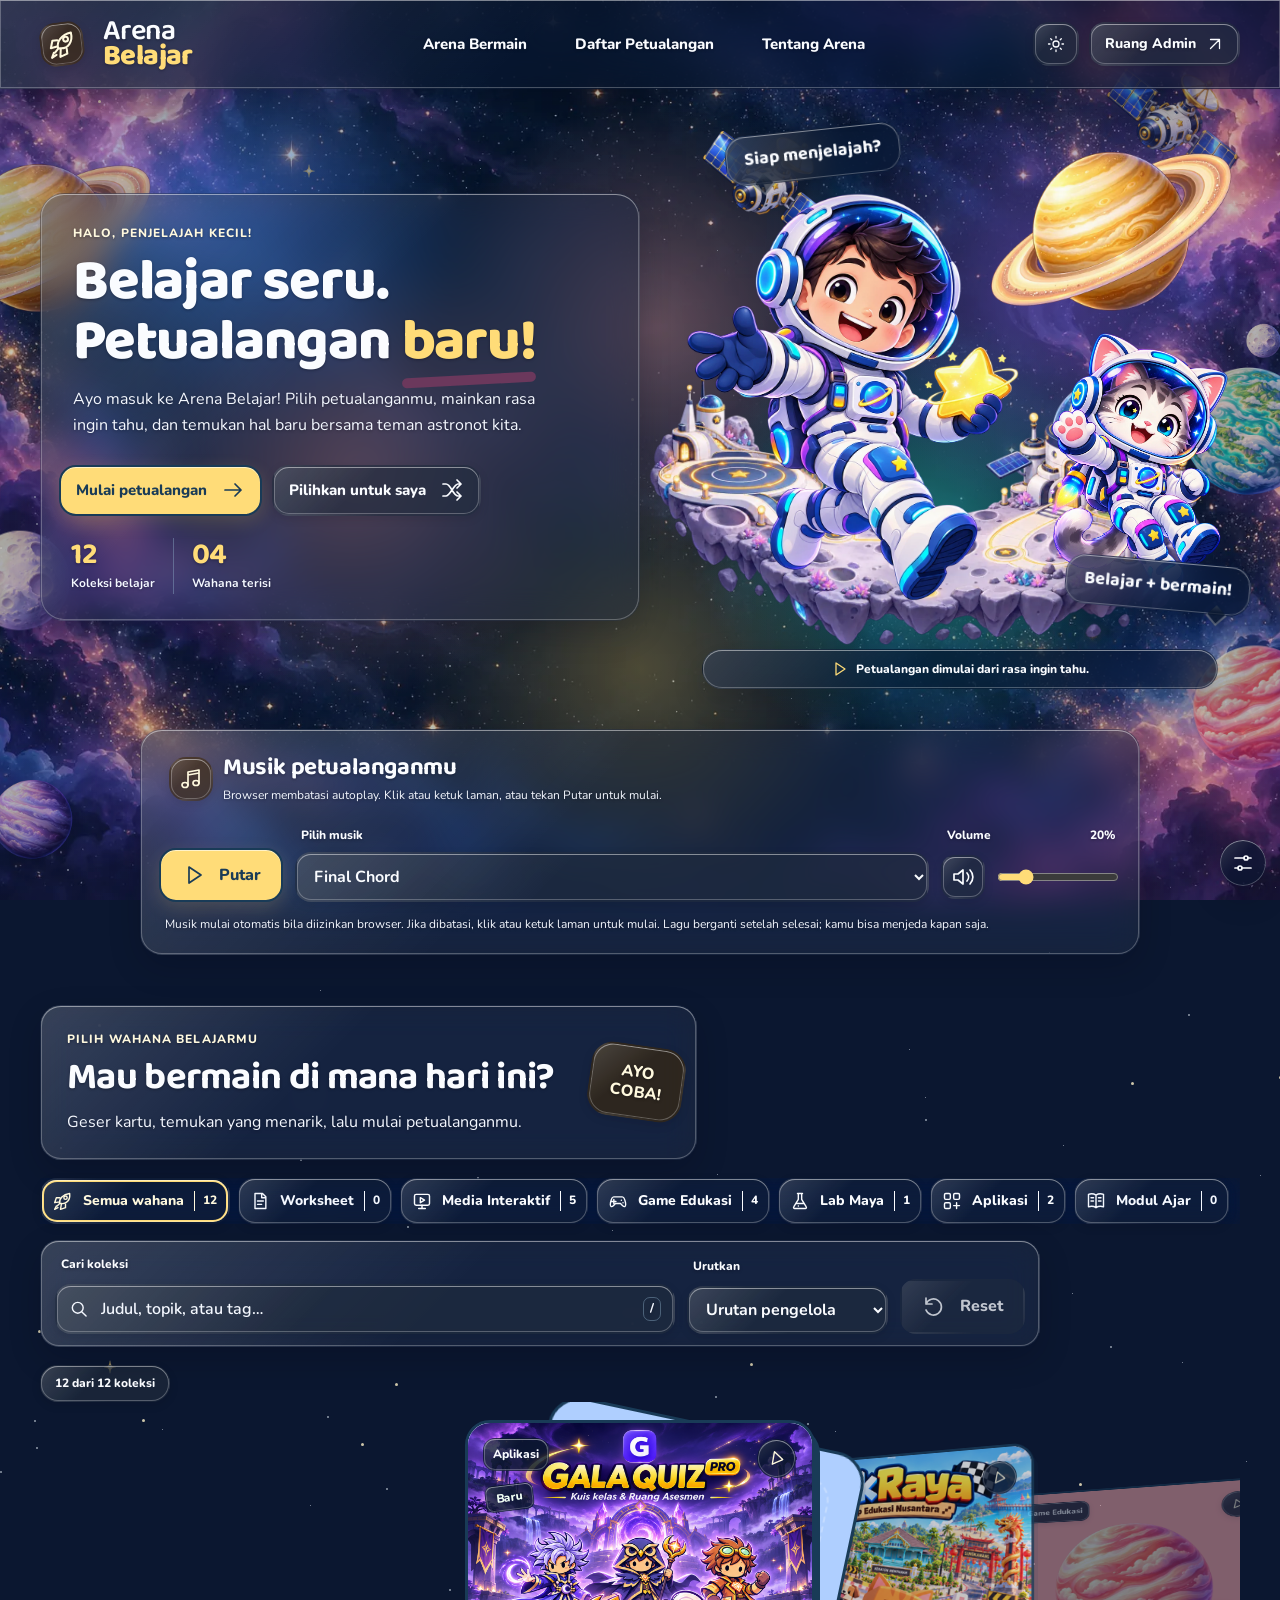
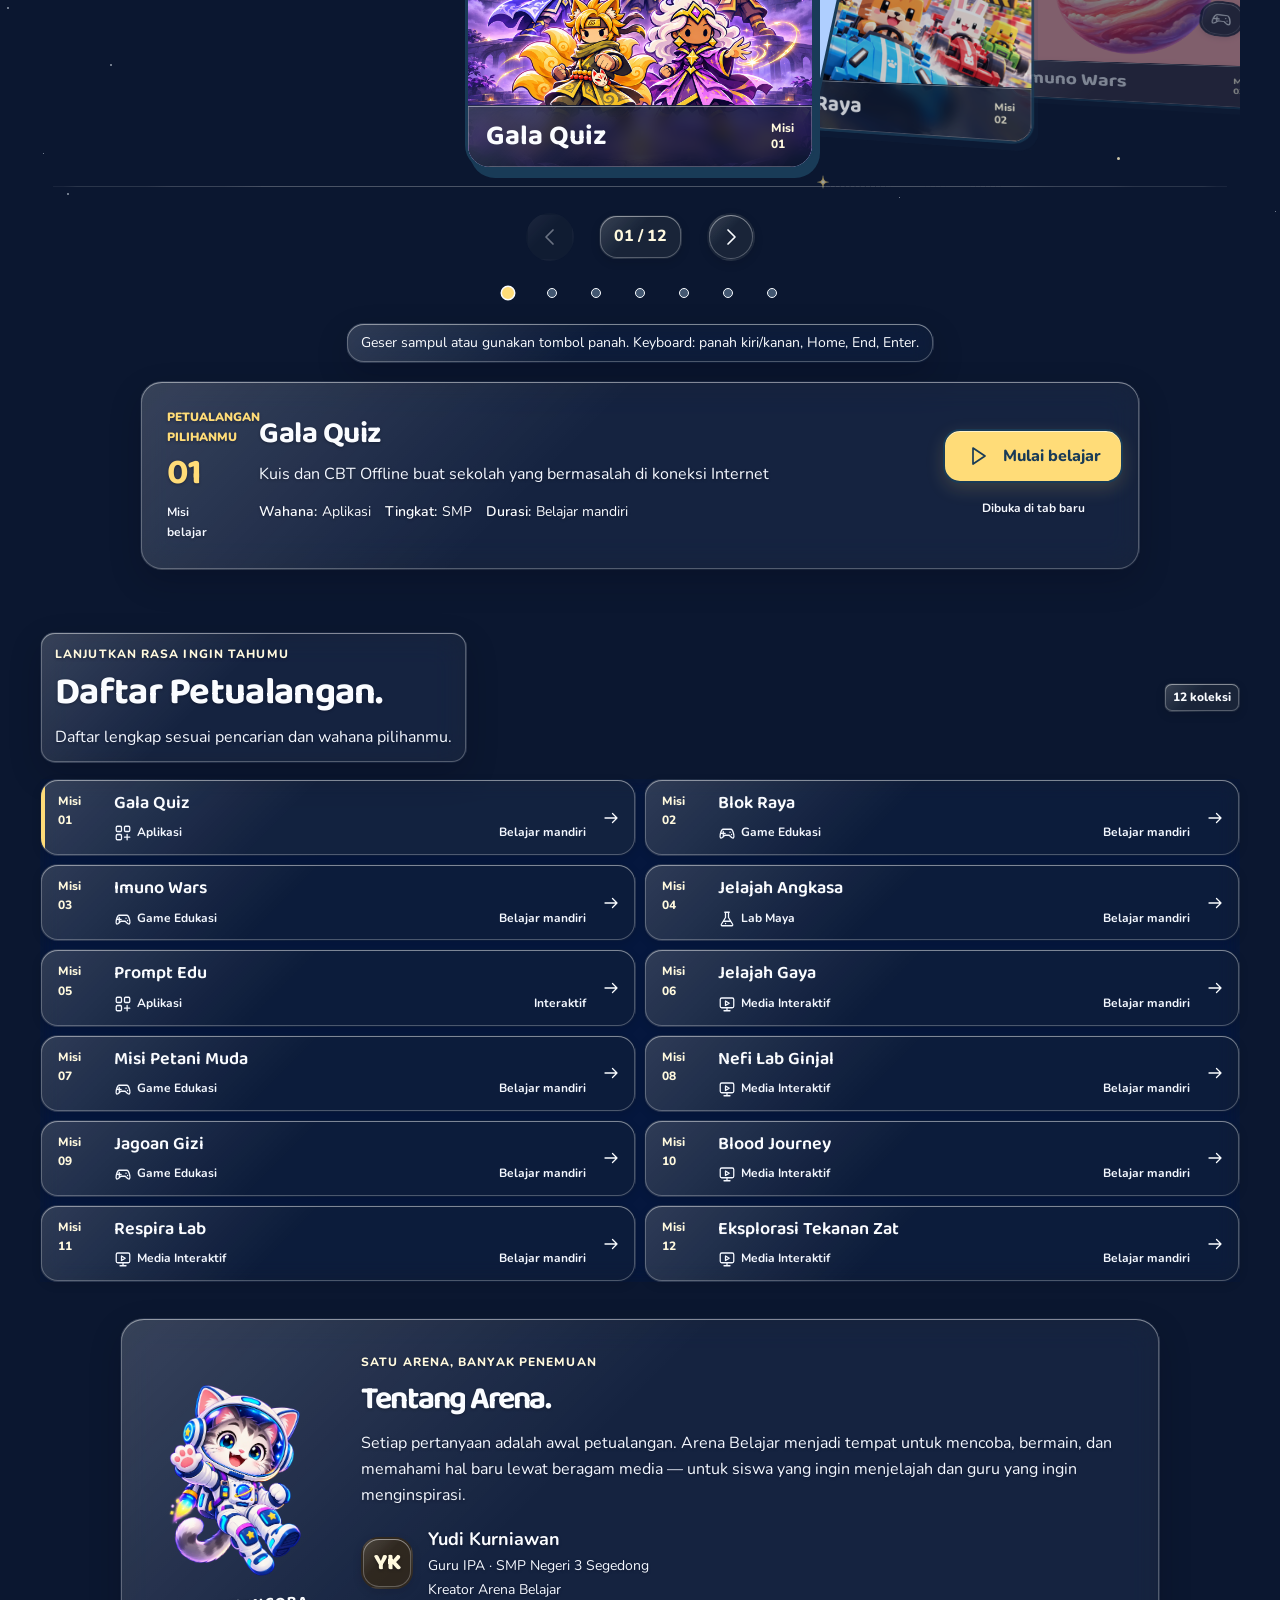
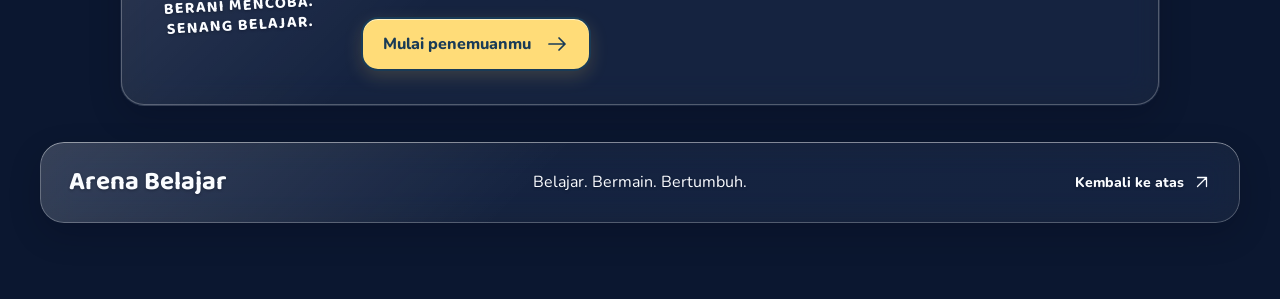
<file: index.html>
<!doctype html>
<html lang="id" data-theme="night">
<head>
  <meta charset="utf-8">
  <meta name="viewport" content="width=device-width,initial-scale=1">
  <meta name="theme-color" content="#0B1730">
  <meta name="color-scheme" content="dark">
  <meta name="description" content="Arena Belajar: rak koleksi worksheet, media interaktif, game edukasi, lab maya, aplikasi, dan modul ajar untuk siswa dan guru.">
  <title>Arena Belajar — Belajar seru, petualangan baru</title>
  <link rel="preconnect" href="https://fonts.googleapis.com">
  <link rel="preconnect" href="https://fonts.gstatic.com" crossorigin>
  <link href="https://fonts.googleapis.com/css2?family=Baloo+2:wght@500;600;700;800&family=Nunito:wght@400;500;600;700;800&display=swap" rel="stylesheet">
  <!-- Tema dibaca sinkron sebelum CSS agar tidak berkedip saat memuat pilihan tersimpan. -->
  <script src="./assets/theme.js?v=tema-20261006-12"></script>
  <link rel="stylesheet" href="./assets/style.css?v=tema-20261006-12">
  <link rel="stylesheet" href="./assets/day.css?v=tema-20261006-12">
  <link rel="stylesheet" href="./assets/loading.css?v=tema-20261006-12">
  <script src="./assets/glass-settings.js?v=tema-20261006-12"></script>
  <script src="./assets/loader.js?v=tema-20261006-12" defer onerror="document.documentElement.classList.remove('arena-loading');document.documentElement.classList.add('arena-ready')"></script>
  <script src="./assets/app.js" defer></script>
  <script src="./assets/music.js" defer></script>
  <!-- Runtime tema ditulis di posisi lama space.js agar urutan defer malam tetap terjaga. -->
  <script>if(window.ArenaThemeRuntime){window.ArenaThemeRuntime();}</script>
  <noscript><style>.loading-state,.toolbar,.genre-bar,.results-label,.hero-stats,#tracklist-placeholder{display:none}.hero-actions #surprise-button{display:none}</style></noscript>
</head>
<body>
  <div class="site-loader" id="site-loader" role="status" aria-live="polite" aria-atomic="true">
    <div class="loader-card">
      <span class="loader-emblem" aria-hidden="true">
        <svg viewBox="0 0 48 48"><path d="M8 13.5c5-1.6 10.3-.8 16 2.6 5.7-3.4 11-4.2 16-2.6v24c-5-1.6-10.3-.8-16 2.6-5.7-3.4-11-4.2-16-2.6z"/><path d="M24 16.1v24M18 9.5l1.8 3.6 4 .6-2.9 2.8.7 4-3.6-1.9-3.6 1.9.7-4-2.9-2.8 4-.6z"/></svg>
      </span>
      <p class="loader-kicker">ARENA BELAJAR</p>
      <h1 class="loader-title">Menyiapkan petualangan…</h1>
      <p class="loader-copy" id="loader-copy">Memuat dunia, karakter, koleksi, dan musik agar semuanya siap saat Arena dibuka.</p>
      <div class="loader-progress" id="loader-progress" role="progressbar" aria-label="Kemajuan pemuatan Arena Belajar" aria-valuemin="0" aria-valuemax="100" aria-valuenow="0"><span id="loader-progress-bar"></span></div>
      <div class="loader-meta"><p class="loader-status" id="loader-status">Memeriksa aset…</p><p class="loader-percent" id="loader-percent">0%</p></div>
      <p class="loader-tip">Aset tema lain baru dimuat ketika kamu mengganti mode, jadi tidak ada unduhan tema yang tidak dipakai.</p>
    </div>
  </div>
  <div class="space-bg" aria-hidden="true">
    <div class="space-layer space-stars space-far"></div>
    <div class="space-layer space-stars space-mid"></div>
    <div class="space-layer space-stars space-near"></div>
    <div class="space-planet-layer space-mustard"><div class="space-float"><img class="space-orb" data-theme-src-night="./assets/space-art/planet-mustard.webp" width="640" height="640" alt="" decoding="async" fetchpriority="low" draggable="false"></div></div>
    <div class="space-planet-layer space-pink"><div class="space-float"><img class="space-orb" data-theme-src-night="./assets/space-art/planet-pink.webp" width="640" height="640" alt="" decoding="async" fetchpriority="low" draggable="false"></div></div>
    <div class="space-planet-layer space-teal"><div class="space-float"><img class="space-orb" data-theme-src-night="./assets/space-art/planet-teal.webp" width="640" height="640" alt="" decoding="async" fetchpriority="low" draggable="false"><div class="space-moon-orbit"><span class="space-moon"></span></div></div></div>
    <div class="space-planet-layer space-purple"><div class="space-float"><img class="space-orb" data-theme-src-night="./assets/space-art/planet-purple.webp" width="640" height="640" alt="" decoding="async" fetchpriority="low" draggable="false"></div></div>
    <div class="space-planet-layer space-moon-body"><div class="space-float"><img class="space-orb" data-theme-src-night="./assets/space-art/moon.webp" width="480" height="480" alt="" decoding="async" fetchpriority="low" draggable="false"></div></div>
    <div class="space-planet-layer space-satellite"><div class="space-float"><img class="space-orb" data-theme-src-night="./assets/space-art/satellite.webp" width="640" height="640" alt="" decoding="async" fetchpriority="low" draggable="false"></div></div>
  </div>
  <div class="day-bg" aria-hidden="true" hidden>
    <div class="day-layer day-cloud day-cloud-one" data-day-depth="0.05"><div class="day-float"><img data-theme-src-day="./assets/day-art/awan-1.webp" width="800" height="480" alt="" decoding="async" fetchpriority="low" draggable="false"></div></div>
    <div class="day-layer day-cloud day-cloud-two" data-day-depth="0.10"><div class="day-float"><img data-theme-src-day="./assets/day-art/awan-2.webp" width="800" height="480" alt="" decoding="async" fetchpriority="low" draggable="false"></div></div>
    <div class="day-layer day-castle" data-day-depth="0.08"><div class="day-float"><img data-theme-src-day="./assets/day-art/kastil.webp" width="900" height="900" alt="" decoding="async" fetchpriority="low" draggable="false"></div></div>
    <div class="day-layer day-dragon" data-day-depth="0.14"><div class="day-float"><img data-theme-src-day="./assets/day-art/naga-kecil.webp" width="640" height="640" alt="" decoding="async" fetchpriority="low" draggable="false"></div></div>
    <div class="day-layer day-monster day-slime" data-day-depth="0.18"><div class="day-float"><img data-theme-src-day="./assets/day-art/monster-slime.webp" width="480" height="480" alt="" decoding="async" fetchpriority="low" draggable="false"></div></div>
    <div class="day-layer day-monster day-fur" data-day-depth="0.12"><div class="day-float"><img data-theme-src-day="./assets/day-art/monster-bulu.webp" width="480" height="480" alt="" decoding="async" fetchpriority="low" draggable="false"></div></div>
  </div>
  <!-- Satu set ikon garis; semua ikon dekoratif disembunyikan dari pembaca layar. -->
  <svg class="svg-definitions" xmlns="http://www.w3.org/2000/svg" aria-hidden="true">
    <defs>
      <symbol id="icon-record" viewBox="0 0 24 24"><path d="M8 15c-1-6 4-11 12-12 1 8-4 13-10 12zm0 0-3 3M8 8H4l-2 6 6-1M15 16v4l-6 2 1-6M4 18l-2 4 4-2"/><circle cx="15" cy="8" r="2"/></symbol>
      <symbol id="icon-shield" viewBox="0 0 24 24"><path d="M12 3 20 6v5c0 5.1-3.2 8.5-8 10-4.8-1.5-8-4.9-8-10V6z"/><path d="M9 12.5 11 14.5 15.5 9.5"/></symbol>
      <symbol id="icon-sun" viewBox="0 0 24 24"><circle cx="12" cy="12" r="4"/><path d="M12 2v2M12 20v2M4.93 4.93l1.42 1.42M17.65 17.65l1.42 1.42M2 12h2M20 12h2M4.93 19.07l1.42-1.42M17.65 6.35l1.42-1.42"/></symbol>
      <symbol id="icon-moon" viewBox="0 0 24 24"><path d="M20.2 15.2A8.5 8.5 0 0 1 8.8 3.8 8.5 8.5 0 1 0 20.2 15.2z"/></symbol>
      <symbol id="icon-worksheet" viewBox="0 0 24 24"><path d="M6 3h9l4 4v14H6zM14 3v5h5M9 12h7M9 16h5"/></symbol>
      <symbol id="icon-mpi" viewBox="0 0 24 24"><rect x="3" y="4" width="18" height="13" rx="2"/><path d="M8 21h8M12 17v4m-2-13 5 3-5 3z"/></symbol>
      <symbol id="icon-game" viewBox="0 0 24 24"><path d="M7 7h10c2 0 3 2 4 7s-1 6-4 3l-2-2H9l-2 2c-3 3-5 2-4-3S5 7 7 7zM7 10v5M4.5 12.5h5M16 11h.1M18 14h.1"/></symbol>
      <symbol id="icon-lab" viewBox="0 0 24 24"><path d="M9 3h6M10 3v7L4.5 19a1.3 1.3 0 0 0 1 2h13a1.3 1.3 0 0 0 1-2L14 10V3M8 15h8M10 18h.1"/></symbol>
      <symbol id="icon-app" viewBox="0 0 24 24"><rect x="3" y="3" width="7" height="7" rx="1.5"/><rect x="14" y="3" width="7" height="7" rx="1.5"/><rect x="3" y="14" width="7" height="7" rx="1.5"/><path d="M14 17.5h7M17.5 14v7"/></symbol>
      <symbol id="icon-module" viewBox="0 0 24 24"><path d="M12 5c-3-2-6-2-9-1v15c3-1 6-1 9 1 3-2 6-2 9-1V4c-3-1-6-1-9 1zm0 0v15M6 8h3M6 12h3M15 8h3M15 12h3"/></symbol>
      <symbol id="icon-search" viewBox="0 0 24 24"><circle cx="10.5" cy="10.5" r="6.5"/><path d="m15.5 15.5 5 5"/></symbol>
      <symbol id="icon-arrow" viewBox="0 0 24 24"><path d="M4 12h16m-6-6 6 6-6 6"/></symbol>
      <symbol id="icon-up-right" viewBox="0 0 24 24"><path d="M6 18 18 6M6 6h12v12"/></symbol>
      <symbol id="icon-play" viewBox="0 0 24 24"><path d="m8 4 12 8-12 8z"/></symbol>
      <symbol id="icon-pause" viewBox="0 0 24 24"><path d="M8 5v14M16 5v14"/></symbol>
      <symbol id="icon-music" viewBox="0 0 24 24"><path d="M9 18V5l11-2v13M9 8l11-2"/><ellipse cx="6" cy="18" rx="3" ry="2.5"/><ellipse cx="17" cy="16" rx="3" ry="2.5"/></symbol>
      <symbol id="icon-volume" viewBox="0 0 24 24"><path d="M3 9h4l5-4v14l-5-4H3zM16 8a6 6 0 0 1 0 8M19 5a10 10 0 0 1 0 14"/></symbol>
      <symbol id="icon-mute" viewBox="0 0 24 24"><path d="M3 9h4l5-4v14l-5-4H3zM16 9l6 6m0-6-6 6"/></symbol>
      <symbol id="icon-shuffle" viewBox="0 0 24 24"><path d="M3 6h3c5 0 7 12 12 12h3M17 14l4 4-4 4M3 18h3c2 0 4-3 6-6s4-6 6-6h3M17 2l4 4-4 4"/></symbol>
      <symbol id="icon-reset" viewBox="0 0 24 24"><path d="M4 9a8 8 0 1 1 0 6M4 3v6h6"/></symbol>
      <symbol id="icon-chevron" viewBox="0 0 24 24"><path d="m9 5 7 7-7 7"/></symbol>
      <filter id="paper-grain"><feTurbulence type="fractalNoise" baseFrequency=".72" numOctaves="3" stitchTiles="stitch"/></filter>
    </defs>
  </svg>
  <svg class="paper-texture" xmlns="http://www.w3.org/2000/svg" aria-hidden="true"><rect width="100%" height="100%" filter="url(#paper-grain)"/></svg>
  <a class="skip-link" href="#koleksi">Langsung ke Arena Bermain</a>
  <header class="site-header">
    <div class="header-main shell">
      <a class="brand" href="./" aria-label="Arena Belajar, beranda"><span class="brand-mark"><svg class="icon" aria-hidden="true"><use id="brand-icon-use" href="#icon-record"/></svg></span><span>Arena<br><strong>Belajar</strong></span></a>
      <nav class="primary-nav" aria-label="Navigasi utama"><a href="#koleksi">Arena Bermain</a><a href="#tracklist">Daftar Petualangan</a><a href="#tentang">Tentang Arena</a></nav>
      <div class="header-actions">
        <button class="admin-link theme-toggle" id="theme-toggle" type="button" aria-pressed="false" aria-label="Ganti ke mode siang" title="Ganti ke mode siang"><svg class="icon" aria-hidden="true"><use id="theme-icon-use" href="#icon-sun"/></svg></button>
        <a class="admin-link" href="./admin/">Ruang Admin<svg class="icon" aria-hidden="true"><use href="#icon-up-right"/></svg></a>
      </div>
    </div>
  </header>
  <main>
    <section class="hero shell" aria-labelledby="hero-title">
      <div class="hero-copy space-readable">
        <div class="space-reading">
        <p class="eyebrow">HALO, PENJELAJAH KECIL!</p>
        <h1 id="hero-title">Belajar seru.<br>Petualangan <span>baru!</span></h1>
        <p class="hero-text" data-theme-text-night="Ayo masuk ke Arena Belajar! Pilih petualanganmu, mainkan rasa ingin tahu, dan temukan hal baru bersama teman astronot kita." data-theme-text-day="Ayo masuk ke Arena Belajar! Pilih petualanganmu, mainkan rasa ingin tahu, dan temukan hal baru bersama ksatria kecil dan kucing penyihir kita.">Ayo masuk ke Arena Belajar! Pilih petualanganmu, mainkan rasa ingin tahu, dan temukan hal baru bersama teman astronot kita.</p>
        </div>
        <div class="hero-actions"><a class="button primary" id="explore-button" href="#koleksi">Mulai petualangan<svg class="icon" aria-hidden="true"><use href="#icon-arrow"/></svg></a><button class="button secondary" id="surprise-button" type="button" disabled>Pilihkan untuk saya<svg class="icon" aria-hidden="true"><use href="#icon-shuffle"/></svg></button></div>
        <dl class="hero-stats"><div><dt>Koleksi belajar</dt><dd id="total-collections">—</dd></div><div><dt>Wahana terisi</dt><dd id="total-genres">—</dd></div></dl>
      </div>
      <div class="hero-art playground-scene">
        <img class="space-hero-landscape" data-theme-src-night="./assets/space-art/lunar-playground.webp" data-theme-src-day="./assets/day-art/hero-kerajaan.webp" width="1200" height="800" alt="" aria-hidden="true" decoding="async" draggable="false">
        <img class="space-hero-planet" data-theme-src-night="./assets/space-art/planet-mustard.webp" data-theme-src-day="./assets/day-art/monster-jamur.webp" width="480" height="480" alt="" aria-hidden="true" decoding="async" fetchpriority="low" draggable="false">
        <img class="space-hero-satellite" data-theme-src-night="./assets/space-art/satellite.webp" data-theme-src-day="./assets/day-art/awan-3.webp" width="800" height="480" alt="" aria-hidden="true" decoding="async" fetchpriority="low" draggable="false">
        <span class="scene-bubble bubble-one" data-theme-text-night="Siap menjelajah?" data-theme-text-day="Siap berpetualang?">Siap menjelajah?</span>
        <div id="hero-fan" class="mascot-team">
          <img class="mascot mascot-child" data-theme-src-night="./assets/mascots/astronot-cilik.webp" data-theme-src-day="./assets/mascots/ksatria-cilik.webp" data-alt-night="Maskot anak astronot tersenyum sambil membawa bintang kuning" data-alt-day="Ksatria cilik ramah membawa pedang dan perisai" width="900" height="1125" alt="Maskot anak astronot tersenyum sambil membawa bintang kuning" fetchpriority="high" decoding="async">
          <img class="mascot mascot-cat" data-theme-src-night="./assets/mascots/kucing-astronot.webp" data-theme-src-day="./assets/mascots/kucing-penyihir.webp" data-alt-night="Maskot kucing astronot melambaikan tangan" data-alt-day="Kucing penyihir ramah menemani petualangan" width="820" height="1025" alt="Maskot kucing astronot melambaikan tangan" decoding="async">
        </div>
        <span class="scene-bubble bubble-two">Belajar + bermain!</span>
        <div class="scene-caption"><svg class="icon" aria-hidden="true"><use href="#icon-play"/></svg>Petualangan dimulai dari rasa ingin tahu.</div>
      </div>
    </section>
    <!-- Audio terpisah: coba autoplay, lalu tunggu interaksi bila browser membatasi. -->
    <section class="music-player shell" id="music-player" aria-labelledby="music-title" hidden>
      <div class="music-heading"><span class="music-badge" aria-hidden="true"><svg class="icon"><use href="#icon-music"/></svg></span><div><h2 id="music-title">Musik petualanganmu</h2><p id="music-status" role="status" aria-live="polite">Menyiapkan musik petualangan…</p></div></div>
      <div class="music-controls">
        <button class="button primary music-toggle" id="music-toggle" type="button" aria-label="Putar musik latar"><svg class="icon" aria-hidden="true"><use id="music-toggle-icon" href="#icon-play"/></svg><span id="music-toggle-label">Putar</span></button>
        <div class="music-track-field"><label for="music-track">Pilih musik</label><select id="music-track"><option value="0">Final Chord</option><option value="1">Final Boss</option><option value="2">Final Stand</option></select></div>
        <div class="music-volume-field"><label for="music-volume">Volume <output id="music-volume-value" for="music-volume">20%</output></label><div class="music-volume-row"><button class="music-mute" id="music-mute" type="button" aria-label="Senyapkan musik" aria-pressed="false"><svg class="icon" aria-hidden="true"><use id="music-mute-icon" href="#icon-volume"/></svg></button><input id="music-volume" type="range" min="0" max="100" step="5" value="20" aria-valuetext="20 persen"></div></div>
      </div>
      <audio id="background-music" autoplay preload="auto" aria-hidden="true"></audio>
      <p class="music-hint">Musik mulai otomatis bila diizinkan browser. Jika dibatasi, klik atau ketuk laman untuk mulai. Lagu berganti setelah selesai; kamu bisa menjeda kapan saja.</p>
    </section>
    <noscript><div class="shell music-noscript space-readable"><p>Unduh musik petualangan: <a href="./assets/audio/final-chord.mp3">Final Chord</a> · <a href="./assets/audio/final-boss.mp3">Final Boss</a> · <a href="./assets/audio/final-stand.mp3">Final Stand</a>.</p></div></noscript>
    <section class="rack-section" id="koleksi" aria-labelledby="rack-title">
      <div class="shell">
        <div class="section-heading"><div><p class="eyebrow">PILIH WAHANA BELAJARMU</p><h2 id="rack-title">Mau bermain di mana hari ini?</h2><p>Geser kartu, temukan yang menarik, lalu mulai petualanganmu.</p></div><span class="stamp" aria-hidden="true">AYO<br>COBA!</span></div>
        <div id="filters" class="genre-bar" role="group" aria-label="Wahana atau kategori koleksi"></div>
        <div class="toolbar">
          <div class="search-field"><label for="search">Cari koleksi</label><div class="search-box"><svg class="icon" aria-hidden="true"><use href="#icon-search"/></svg><input id="search" type="search" placeholder="Judul, topik, atau tag…" autocomplete="off"><kbd aria-hidden="true">/</kbd></div></div>
          <div class="sort-field"><label for="sort">Urutkan</label><select id="sort"><option value="featured">Urutan pengelola</option><option value="newest">Terbaru</option><option value="az">Judul A–Z</option><option value="za">Judul Z–A</option></select></div>
          <button class="button reset-button" id="reset-filters" type="button" disabled><svg class="icon" aria-hidden="true"><use href="#icon-reset"/></svg>Reset</button>
        </div>
        <p id="result-count" class="results-label" role="status"></p>
        <div id="loading-state" class="loading-state" role="status" aria-label="Sedang menyiapkan koleksi"><div class="skeleton-carousel" aria-hidden="true"><div class="skeleton side"></div><div class="skeleton center"></div><div class="skeleton side"></div></div><div class="skeleton skeleton-line" aria-hidden="true"></div></div>
        <div id="error-state" class="empty-state" hidden><svg class="icon state-icon" aria-hidden="true"><use href="#icon-record"/></svg><h3>Arena belum bisa dibuka.</h3><p>Koleksi belum berhasil dimuat. Periksa koneksi, lalu coba kembali.</p><button class="button primary" id="retry-button" type="button">Coba lagi<svg class="icon" aria-hidden="true"><use href="#icon-reset"/></svg></button></div>
        <div id="empty-state" class="empty-state" hidden><svg class="icon state-icon" aria-hidden="true"><use href="#icon-search"/></svg><h3 id="empty-title">Belum ada petualangan yang cocok.</h3><p id="empty-text">Coba kata kunci lain atau buka semua wahana.</p><button class="button secondary" id="empty-reset" type="button">Lihat semua koleksi</button></div>
        <div id="carousel-shell" hidden>
          <div id="album-carousel" class="album-carousel" role="region" aria-roledescription="carousel" aria-label="Pilihan wahana belajar" aria-describedby="carousel-help" tabindex="0">
            <div id="collection-grid" class="album-stage" aria-busy="true"></div>
            <div class="carousel-controls"><button class="icon-button previous" id="previous-button" type="button" aria-label="Petualangan sebelumnya"><svg class="icon" aria-hidden="true"><use href="#icon-chevron"/></svg></button><span class="carousel-counter" id="carousel-counter" aria-live="off">01 / 01</span><button class="icon-button" id="next-button" type="button" aria-label="Petualangan berikutnya"><svg class="icon" aria-hidden="true"><use href="#icon-chevron"/></svg></button></div>
            <div class="progress-dots" id="progress-dots" role="group" aria-label="Pilih petualangan"></div>
          </div>
          <p class="carousel-help" id="carousel-help">Geser sampul atau gunakan tombol panah. Keyboard: panah kiri/kanan, Home, End, Enter.</p>
          <section class="now-playing" id="now-playing" aria-labelledby="now-playing-title" aria-live="polite" aria-atomic="true"></section>
        </div>
        <noscript><div class="empty-state"><h3>Koleksi interaktif membutuhkan JavaScript.</h3><p>Aktifkan JavaScript untuk menggunakan arena, pencarian, dan Daftar Petualangan. Kamu tetap dapat membuka <a href="./data/koleksi.json">daftar koleksi dalam format JSON</a> atau membaca Tentang Arena di bawah.</p></div></noscript>
      </div>
    </section>
    <section class="tracklist-section shell space-readable" id="tracklist" aria-labelledby="tracklist-title" data-reveal><div class="section-heading"><div><p class="eyebrow">LANJUTKAN RASA INGIN TAHUMU</p><h2 id="tracklist-title">Daftar Petualangan.</h2><p>Daftar lengkap sesuai pencarian dan wahana pilihanmu.</p></div><span id="tracklist-count" class="label"></span></div><ol id="tracklist-items" class="tracklist-items"></ol><p id="tracklist-placeholder" class="tracklist-placeholder">Daftar akan tersedia setelah koleksi berhasil dimuat.</p></section>
    <section class="liner-notes shell" id="tentang" aria-labelledby="notes-title" data-reveal><div class="notes-art"><img data-theme-src-night="./assets/mascots/kucing-astronot.webp" data-theme-src-day="./assets/mascots/kucing-penyihir.webp" data-alt-night="Kucing astronot, teman bermain di Arena Belajar" data-alt-day="Kucing penyihir, teman berpetualang di Arena Belajar" width="820" height="1025" alt="Kucing astronot, teman bermain di Arena Belajar" loading="lazy" decoding="async"><span>BERANI MENCOBA.<br>SENANG BELAJAR.</span></div><div class="notes-copy"><p class="eyebrow">SATU ARENA, BANYAK PENEMUAN</p><h2 id="notes-title">Tentang Arena.</h2><p>Setiap pertanyaan adalah awal petualangan. Arena Belajar menjadi tempat untuk mencoba, bermain, dan memahami hal baru lewat beragam media — untuk siswa yang ingin menjelajah dan guru yang ingin menginspirasi.</p><div class="creator-card"><span class="creator-monogram" aria-hidden="true">YK</span><div><strong>Yudi Kurniawan</strong><span>Guru IPA · SMP Negeri 3 Segedong</span><span>Kreator Arena Belajar</span></div></div><a class="button primary" href="#koleksi">Mulai penemuanmu<svg class="icon" aria-hidden="true"><use href="#icon-arrow"/></svg></a></div></section>
  </main>
  <footer class="site-footer shell space-readable"><a class="footer-brand" href="./">Arena Belajar</a><p>Belajar. Bermain. Bertumbuh.</p><a class="footer-top" href="#hero-title">Kembali ke atas<svg class="icon" aria-hidden="true"><use href="#icon-up-right"/></svg></a></footer>
  <div class="toast" id="toast" role="status" aria-live="polite" aria-atomic="true" hidden></div>
</body>
</html>
</file>
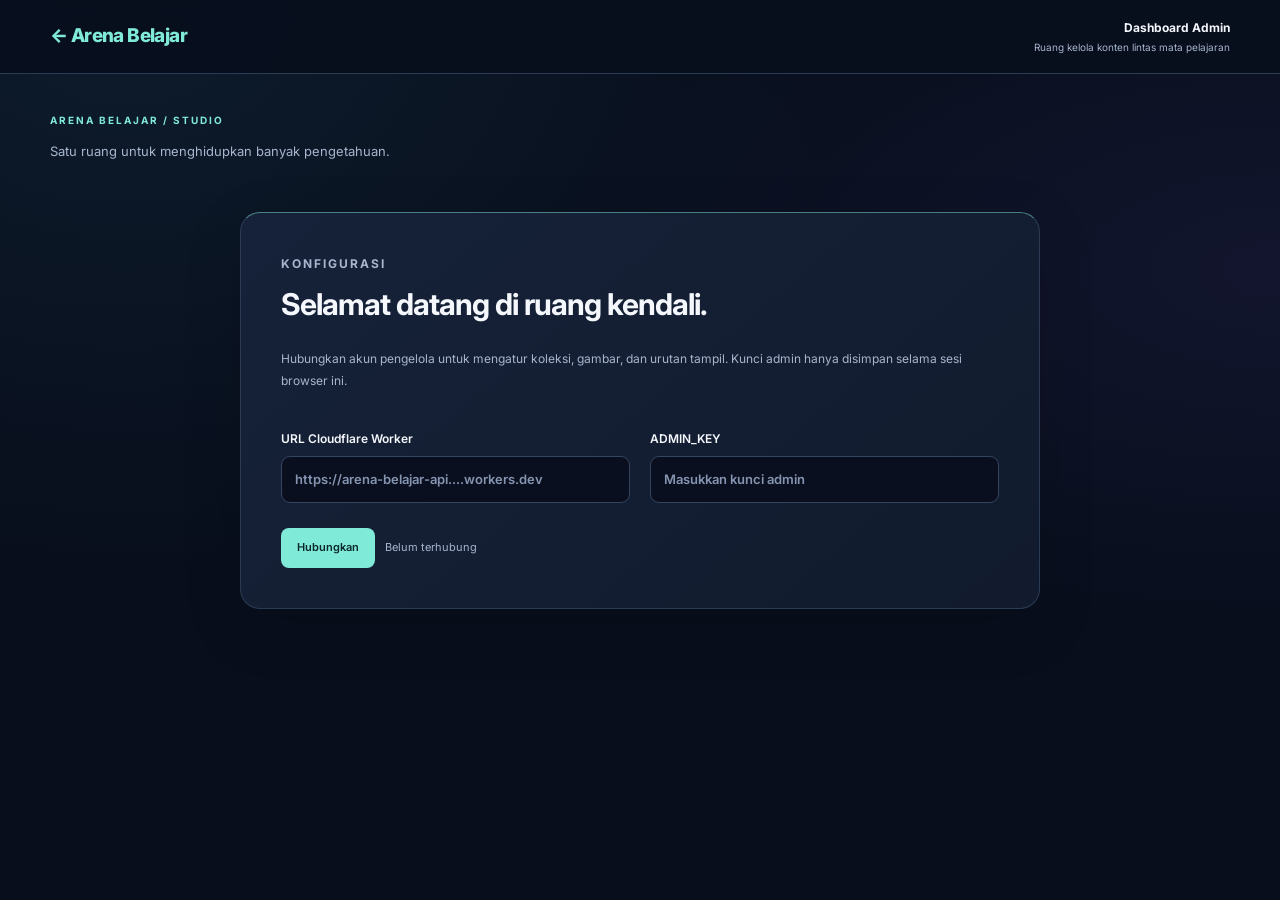
<file: admin/index.html>
<!doctype html>
<html lang="id">
<head>
  <meta charset="utf-8" />
  <meta name="viewport" content="width=device-width,initial-scale=1" />
  <meta name="robots" content="noindex,nofollow" />
  <meta name="theme-color" content="#080e1c" />
  <title>Admin — Arena Belajar</title>
  <link rel="preconnect" href="https://fonts.googleapis.com" />
  <link rel="preconnect" href="https://fonts.gstatic.com" crossorigin />
  <link href="https://fonts.googleapis.com/css2?family=Inter:wght@400;600;700;800;900&display=swap" rel="stylesheet" />
  <link rel="stylesheet" href="../assets/admin.css" />
</head>
<body>
  <header class="admin-header">
    <a href="../" class="brand">← Arena Belajar</a>
    <div>
      <strong>Dashboard Admin</strong>
      <span>Ruang kelola konten lintas mata pelajaran</span>
    </div>
  </header>

  <main class="admin-shell">
    <div class="admin-intro"><p class="eyebrow">ARENA BELAJAR / STUDIO</p><p>Satu ruang untuk menghidupkan banyak pengetahuan.</p></div>
    <section class="panel setup-panel" id="setup-panel">
      <div>
        <p class="eyebrow">KONFIGURASI</p>
        <h1>Selamat datang di ruang kendali.</h1>
        <p>Hubungkan akun pengelola untuk mengatur koleksi, gambar, dan urutan tampil. Kunci admin hanya disimpan selama sesi browser ini.</p>
      </div>
      <div class="setup-grid">
        <label>URL Cloudflare Worker
          <input id="api-url" type="url" placeholder="https://arena-belajar-api....workers.dev" autocomplete="url" />
        </label>
        <label>ADMIN_KEY
          <input id="admin-key" type="password" placeholder="Masukkan kunci admin" autocomplete="current-password" />
        </label>
      </div>
      <div class="actions-row">
        <button class="button primary" id="connect-button" type="button">Hubungkan</button>
        <span id="connection-status" class="status muted" role="status">Belum terhubung</span>
      </div>
    </section>

    <section class="dashboard" id="dashboard" hidden>
      <div class="dashboard-head">
        <div>
          <p class="eyebrow">KOLEKSI</p>
          <h2>Setiap koleksi, lebih bermakna.</h2>
        </div>
        <div class="actions-row">
          <button class="button" id="refresh-button" type="button">Muat ulang</button>
          <button class="button primary" id="new-button" type="button">+ Tambah koleksi</button>
          <button class="button danger-ghost" id="logout-button" type="button">Keluar</button>
        </div>
      </div>

      <div class="admin-stats" aria-label="Ringkasan koleksi"><div><span>Total koleksi</span><strong id="admin-total">0</strong></div><div><span>Kategori terisi</span><strong id="admin-categories">0</strong></div><div><span>Dengan gambar</span><strong id="admin-images">0</strong></div><a href="../" target="_blank" rel="noopener">Lihat laman utama <span aria-hidden="true">↗</span></a></div>
      <div id="global-message" class="message" role="status" hidden></div>

      <section class="panel editor" id="editor" hidden>
        <div class="editor-head">
          <h3 id="editor-title">Tambah koleksi</h3>
          <button type="button" class="icon-button" id="close-editor" aria-label="Tutup">×</button>
        </div>
        <form id="collection-form">
          <input type="hidden" id="item-id" />
          <div class="form-grid">
            <label class="wide">Judul
              <input id="title" required maxlength="120" placeholder="Contoh: Jelajah Pecahan atau Sistem Tata Surya" />
            </label>
            <label>Kategori
              <select id="category" required>
                <option>Worksheet</option>
                <option>MPI</option>
                <option>Game</option>
                <option>Lab Maya</option>
                <option>Aplikasi</option>
                <option>Modul Ajar</option>
              </select>
            </label>
            <label>Tingkat
              <input id="level" value="SMP" maxlength="50" />
            </label>
            <label class="wide">Deskripsi
              <textarea id="description" required rows="4" maxlength="500" placeholder="Ringkasan singkat koleksi"></textarea>
            </label>
            <label class="wide">URL tujuan
              <input id="url" type="url" required placeholder="https://..." />
            </label>
            <label>Teks tombol
              <input id="cta" value="Mulai belajar" maxlength="40" />
            </label>
            <label>Durasi / format
              <input id="duration" value="Belajar mandiri" maxlength="60" />
            </label>
            <label class="wide">Tags <small>(pisahkan dengan koma)</small>
              <input id="tags" placeholder="Matematika, kelas 8, interaktif" />
            </label>
            <label class="wide">URL gambar <small>(opsional jika upload file)</small>
              <input id="image-url" type="text" inputmode="url" placeholder="https://.../gambar.png atau ./assets/images/gambar.png" />
            </label>
            <label class="wide file-label">Upload gambar ke GitHub <small>PNG/JPG/WebP/GIF, maks. 5 MB</small>
              <input id="image-file" type="file" accept="image/png,image/jpeg,image/webp,image/gif" />
            </label>
          </div>
          <div class="preview-panel"><p class="eyebrow">PRATINJAU KARTU</p><div class="editor-preview"><div class="preview-image" id="preview-image"><span aria-hidden="true">✦</span></div><div><span class="chip" id="preview-category">Worksheet</span><h4 id="preview-title">Judul koleksimu</h4><p id="preview-description">Deskripsi koleksi akan muncul di sini.</p><span id="preview-cta">Mulai belajar ↗</span></div></div></div>
          <div class="actions-row form-actions">
            <button class="button primary" id="save-button" type="submit">Simpan & commit</button>
            <button class="button" id="cancel-button" type="button">Batal</button>
            <span id="save-status" class="status muted" role="status"></span>
          </div>
        </form>
      </section>

      <section class="panel list-panel">
        <div class="list-toolbar"><h3>Perpustakaan konten</h3><label class="admin-search-label">Cari koleksi<input id="admin-search" type="search" placeholder="Judul, kategori, atau tag…" autocomplete="off"></label><p id="admin-result" role="status"></p></div>
        <p class="reorder-help"><strong>Atur posisi:</strong> gunakan ⇈ ↑ ↓ ⇊, atau seret kartu pada komputer. Urutan disimpan otomatis ke GitHub dan menjadi urutan default di laman utama. Kosongkan pencarian untuk menyeret kartu.</p>
        <div id="collection-list" class="collection-list">
          <p class="muted">Memuat data…</p>
        </div>
      </section>
    </section>
  </main>

  <script src="../assets/config.js"></script>
  <script src="../assets/admin.js" defer></script>
</body>
</html>
</file>
<file: assets/style.css>
/* Kertas, tinta, dan warna cetak. Warna sampul tetap sama pada kedua mode. */
:root{color-scheme:light dark;--paper:#F4EBDD;--surface:#FFF9EF;--ink:#14213D;--muted:#505867;--line:#B3A99B;--accent:#B53B1B;--accent-fill:#E4572E;--mustard:#FFB703;--teal:#2A9D8F;--shadow:#14213D;--focus:#9B2C12;--sleeve:360px;--step:245px;--header-offset:108px;font-family:'Nunito',sans-serif;font-synthesis:none}
*{box-sizing:border-box}html{scroll-behavior:smooth;scroll-padding-top:var(--header-offset)}body{margin:0;background:var(--paper);color:var(--ink);font-size:16px;line-height:1.65}button,input,select{font:inherit;color:inherit}button,a,input,select{-webkit-tap-highlight-color:transparent}button{cursor:pointer}button:disabled{cursor:default}a{color:inherit;text-decoration:none}img{display:block;max-width:100%}[hidden]{display:none!important}h1,h2,h3,p{margin-top:0}h1,h2,h3,.brand,.footer-brand{font-family:'Baloo 2',sans-serif}h2{font-size:clamp(32px,4vw,52px);letter-spacing:-1.8px;line-height:1.1;margin-bottom:16px}h3{font-size:26px;line-height:1.25}.shell{width:min(1240px,calc(100% - 80px));margin-inline:auto}.icon{display:block;width:24px;height:24px;fill:none;stroke:currentColor;stroke-width:1.7;stroke-linecap:round;stroke-linejoin:round;flex-shrink:0}::selection{background:var(--mustard);color:#14213D}:focus-visible{outline:3px solid var(--focus);outline-offset:5px}.svg-definitions{position:absolute;width:0;height:0;overflow:hidden}.paper-texture{position:fixed;inset:0;width:100%;height:100%;opacity:.035;pointer-events:none;z-index:50}.skip-link{position:fixed;top:10px;left:12px;z-index:100;transform:translateY(-160%);background:var(--ink);color:var(--paper);padding:13px 20px;border-radius:6px}.skip-link:focus{transform:translateY(0)}.eyebrow,.label,.carousel-counter,.results-label,.genre-count,.fan-caption,.stamp,.hero-sticker,.track-number,.sleeve-label,.cover-category,.cover-track,.new-badge,.now-label{font-family:'Nunito',monospace;font-size:12px;font-weight:500;line-height:1.6}.eyebrow{letter-spacing:1.2px;margin-bottom:18px;color:var(--accent)}
.site-header{position:sticky;top:0;z-index:40;border-bottom:1px solid var(--line);background:var(--paper)}.header-main{display:flex;align-items:center;justify-content:space-between;gap:24px;min-height:90px}.brand{min-height:44px;display:flex;align-items:center;gap:12px;font-size:25px;line-height:.94;font-weight:600;letter-spacing:-.9px}.brand strong{font-weight:800}.brand-mark{width:44px;height:44px;display:grid;place-items:center;border:1.5px solid var(--ink);border-radius:50%;color:var(--ink);background:var(--mustard)}.brand-mark .icon{width:34px;height:34px}.primary-nav{display:flex;align-items:center;gap:28px}.primary-nav a,.admin-link{display:flex;align-items:center;justify-content:center;min-height:44px;font-size:14px;font-weight:600}.primary-nav a:hover{color:var(--accent);text-decoration:underline;text-underline-offset:6px}.admin-link{gap:10px;border:1px solid var(--ink);border-radius:8px;padding:8px 14px}.admin-link .icon{width:18px;height:18px}.admin-link:hover{background:var(--ink);color:var(--paper)}
.hero{display:grid;grid-template-columns:1.2fr 1fr;align-items:center;gap:38px;padding-top:70px;padding-bottom:66px}.hero h1{font-size:clamp(50px,6.7vw,92px);letter-spacing:-4.5px;line-height:.99;font-weight:800;margin-bottom:30px}.hero h1 span{color:var(--accent);position:relative}.hero h1 span::after{content:'';position:absolute;left:0;right:0;bottom:-5px;height:7px;border-radius:50%;background:var(--mustard);transform:rotate(-3deg);z-index:-1}.hero-text{font-size:18px;line-height:1.8;max-width:490px;margin-bottom:29px;color:var(--muted)}.hero-actions{display:flex;gap:12px;flex-wrap:wrap}.button{display:inline-flex;align-items:center;justify-content:center;gap:14px;min-height:48px;padding:13px 19px;border:1.5px solid var(--ink);border-radius:8px;font-size:15px;font-weight:700;box-shadow:3px 3px 0 var(--shadow);transition:transform .18s}.button:hover:not(:disabled){transform:translate(-2px,-2px)}.button:active:not(:disabled){transform:translate(2px,2px)}.button.primary{background:var(--ink);color:var(--paper)}.button.secondary,.reset-button{background:var(--surface);color:var(--ink)}.button:disabled{opacity:.5;box-shadow:none}.hero-stats{display:flex;gap:34px;margin:37px 0 0}.hero-stats>div{display:flex;flex-direction:column-reverse;padding-right:34px;border-right:1px solid var(--line)}.hero-stats>div:last-child{border:0;padding:0}.hero-stats dt{font-size:14px;color:var(--muted)}.hero-stats dd{font-family:'Baloo 2',sans-serif;font-size:38px;font-weight:700;line-height:1.15;letter-spacing:-1px;margin:0 0 7px}.hero-art{position:relative;height:480px;display:flex;align-items:center;justify-content:center}.hero-fan{position:relative;width:330px;height:340px;transform-origin:center bottom;transition:transform .75s,opacity .75s}.hero-fan.is-docked{transform:translateY(95px) scale(.78);opacity:.55}.hero-fan .fan-cover,.fan-placeholder{position:absolute;left:50%;top:50%;width:255px;height:255px;transform:translate(-50%,-50%) translateX(calc((var(--fan-index) - 2)*37px)) rotate(calc((var(--fan-index) - 2)*12deg));border:2px solid #14213D;box-shadow:5px 8px 0 #14213D50;border-radius:8px;overflow:hidden}.hero-fan .fan-cover{transition:transform .75s}.hero-fan.is-docked .fan-cover{transform:translate(-50%,-50%) translateX(calc((var(--fan-index) - 2)*18px)) rotate(calc((var(--fan-index) - 2)*4deg))}.fan-placeholder{background:var(--mustard);background-image:repeating-linear-gradient(45deg,transparent 0 20px,#14213D12 20px 40px);--fan-index:0}.fan-placeholder:nth-child(2){background-color:var(--accent-fill);--fan-index:2}.fan-placeholder:nth-child(3){background-color:var(--teal);--fan-index:4}.hero-sticker{position:absolute;top:16px;right:0;z-index:10;background:var(--mustard);color:#14213D;border:1.5px solid #14213D;border-radius:50%;width:127px;height:127px;display:grid;place-content:center;text-align:center;transform:rotate(10deg);line-height:1.8;box-shadow:3px 3px 0 #14213D}.fan-caption{position:absolute;bottom:22px;text-align:center;color:var(--muted)}
.rack-section{padding:58px 0 68px;border-block:1px solid var(--line);background:var(--surface)}.section-heading{display:flex;justify-content:space-between;align-items:center;gap:30px;margin-bottom:30px}.section-heading p:last-child{font-size:16px;color:var(--muted);margin:0}.section-heading .eyebrow{margin-bottom:12px}.stamp{display:grid;place-content:center;text-align:center;padding:15px 20px;border:2px solid var(--accent);color:var(--accent);transform:rotate(7deg);border-radius:6px;line-height:1.5;flex-shrink:0}.genre-bar{display:flex;gap:10px;flex-wrap:wrap;margin-bottom:28px}.genre-chip{display:flex;align-items:center;gap:10px;padding:10px 13px;min-height:48px;background:var(--paper);border:1.5px solid var(--line);border-radius:999px;color:var(--ink);font-size:14px;font-weight:600;transition:transform .18s}.genre-chip .icon{width:20px;height:20px}.genre-chip.is-active{background:var(--ink);color:var(--paper);border-color:var(--ink);box-shadow:2px 3px 0 var(--shadow)}.genre-chip:hover{transform:translateY(-2px)}.genre-chip.is-empty{border-style:dashed;color:var(--muted);background:transparent}.genre-chip.is-empty.is-active{color:var(--paper);background:var(--ink)}.genre-dot{width:10px;height:10px;border-radius:50%;background:var(--genre-color);border:1px solid currentColor;flex-shrink:0}.genre-count{padding-left:8px;border-left:1px solid currentColor}.toolbar{display:flex;align-items:flex-end;gap:14px;padding:22px 0;border-block:1px solid var(--line)}.toolbar label{display:block;font-size:12px;font-weight:700;margin-bottom:7px}.search-field{flex:1;min-width:0}.search-box{display:flex;gap:10px;align-items:center;min-height:48px;padding:0 12px;border:1.5px solid var(--line);border-radius:8px;background:var(--paper)}.search-box:focus-within{outline:3px solid var(--focus);outline-offset:3px}.search-box .icon{width:20px;height:20px;color:var(--muted)}.search-box input{font-size:16px;width:100%;min-width:0;height:46px;border:0;background:transparent;outline:none;color:var(--ink)}.search-box input:focus-visible{outline:none}.search-box input::placeholder{color:var(--muted)}kbd{font-family:'Nunito',monospace;font-size:12px;border:1px solid var(--line);border-radius:4px;padding:1px 6px;color:var(--muted)}select{height:48px;padding:0 34px 0 13px;font-size:16px;border:1.5px solid var(--line);border-radius:8px;background:var(--paper);max-width:100%}.reset-button{min-height:48px;box-shadow:none;padding:12px 15px}.results-label{color:var(--muted);margin:18px 0 0;min-height:20px}
/* Coverflow: satu posisi per slide, hanya lima yang boleh terlihat. */
.album-carousel{position:relative;margin-top:10px;border-radius:14px}.album-carousel:focus-visible{outline-offset:3px}.album-stage{position:relative;height:492px;perspective:1200px;overflow:hidden;touch-action:pan-y;isolation:isolate;border-radius:12px}.album-stage::after{content:'';position:absolute;left:3%;right:3%;bottom:31px;height:2px;background:var(--line);z-index:-1}.album-slide{position:absolute;left:50%;top:46%;width:var(--sleeve);height:var(--sleeve);z-index:var(--layer,1);opacity:var(--slide-opacity,0);transform:translate(-50%,-50%) translateX(calc(var(--offset)*var(--step))) scale(var(--scale,1)) rotateY(var(--tilt,0deg));transition:transform .45s cubic-bezier(.2,.7,.2,1),opacity .3s;pointer-events:none;transform-style:preserve-3d}.album-slide.is-near{pointer-events:auto}.album-slide.is-hidden{visibility:hidden}.sleeve{position:relative;z-index:2;display:block;width:100%;height:100%;border:2px solid #14213D;border-radius:9px;overflow:hidden;box-shadow:7px 9px 0 #14213D33;background:#F4EBDD;text-align:left;user-select:none;-webkit-user-select:none;padding:0;color:#14213D}.sleeve:focus-visible{outline-color:var(--focus);outline-offset:8px}.album-slide.is-active .sleeve{box-shadow:7px 9px 0 #14213D}.album-slide.is-active .sleeve-label{background:#FFB703}.generative-cover{position:absolute;inset:0;background:var(--genre-color,#FFB703);color:#14213D;overflow:hidden}.generative-cover::before{content:'';position:absolute;width:145%;height:145%;left:-40%;top:-25%;border:30px solid #14213D22;border-radius:50%;box-shadow:0 0 0 24px #F4EBDD30,0 0 0 62px #14213D15;transform:rotate(-24deg)}.pattern-mpi::before{border-radius:15px;transform:rotate(30deg)}.pattern-game::before{border-radius:8px;border-style:dashed;transform:rotate(-35deg)}.pattern-lab::before{width:70%;height:70%;left:10%;top:10%;border-width:18px;box-shadow:0 0 0 25px #F4EBDD40,0 0 0 48px #14213D15}.pattern-app::before{border-radius:8px;width:80%;height:80%;left:-12%;top:-5%;transform:rotate(20deg)}.pattern-module::before{border-radius:0;border-width:20px;transform:rotate(-15deg)}.cover-emblem{position:absolute;top:20%;left:19%;width:80px;height:80px;padding:16px;color:#14213D;background:#F4EBDD;border:2px solid #14213D;border-radius:50%}.cover-emblem .icon{width:100%;height:100%;stroke-width:1.4}.album-image{position:absolute;inset:0;width:100%;height:100%;object-fit:cover;z-index:1}.cover-category{position:absolute;z-index:3;top:15px;left:15px;background:#F4EBDD;color:#14213D;padding:6px 9px;border:1px solid #14213D;border-radius:4px;max-width:calc(100% - 30px)}.cover-title{position:absolute;left:0;right:0;bottom:0;z-index:3;background:#F4EBDD;color:#14213D;border-top:2px solid #14213D;padding:13px 16px;display:flex;gap:12px;align-items:flex-end}.cover-title strong{font-family:'Baloo 2',sans-serif;font-size:clamp(20px,2.1vw,29px);line-height:1.08;font-weight:700;overflow-wrap:anywhere;display:-webkit-box;-webkit-line-clamp:3;-webkit-box-orient:vertical;overflow:hidden;flex:1}.cover-track{white-space:nowrap;font-size:12px;line-height:1.3}.sleeve-label{position:absolute;top:16px;right:16px;z-index:4;width:39px;height:39px;display:grid;place-items:center;border:1px solid #14213D;border-radius:50%;background:#F4EBDD;color:#14213D;transform:rotate(10deg)}.sleeve-label .icon{width:19px;height:19px}.cover-category{padding-right:9px;max-width:calc(100% - 76px)}.new-badge{position:absolute;left:17px;top:61px;padding:3px 10px;background:#14213D;color:#F4EBDD;transform:rotate(-7deg);border-radius:3px;z-index:3}.vinyl-wrap{position:absolute;width:95%;height:95%;top:2.5%;left:3%;z-index:1;transform:translateX(0);transition:transform .65s}.album-slide.is-active .vinyl-wrap{transform:translateX(29%)}.vinyl{width:100%;height:100%;border:2px solid #151515;border-radius:50%;background:repeating-radial-gradient(circle at center,#191919 0 2px,#292929 2px 3px,#111 3px 5px);display:grid;place-items:center;box-shadow:4px 7px 0 #14213D20}.vinyl::before{content:'';position:absolute;inset:8%;border:1px solid #7774;border-radius:50%}.vinyl-label{display:grid;place-items:center;width:30%;height:30%;border-radius:50%;border:7px solid #111;background:var(--genre-color);color:#14213D;position:relative}.vinyl-label .icon{width:42%;height:42%}.vinyl-label::after{content:'';position:absolute;width:9px;height:9px;border-radius:50%;background:#111;box-shadow:0 0 0 3px #F4EBDD}.album-slide.is-active .vinyl{animation:record-spin 24s linear infinite}@keyframes record-spin{to{transform:rotate(360deg)}}.album-carousel.is-shuffling .album-slide{transition-duration:.1s}.carousel-controls{display:flex;align-items:center;justify-content:center;gap:25px;margin-top:-9px}.icon-button{width:48px;height:48px;display:grid;place-items:center;background:var(--paper);border:1.5px solid var(--ink);border-radius:50%;box-shadow:2px 3px 0 var(--shadow);transition:transform .18s}.icon-button:hover:not(:disabled){transform:translateY(-2px)}.icon-button:disabled{opacity:.4;box-shadow:none}.icon-button.previous .icon{transform:rotate(180deg)}.carousel-counter{font-size:16px;min-width:83px;text-align:center}.progress-dots{display:flex;justify-content:center;gap:0;margin-top:10px;min-height:44px}.progress-dot{width:44px;height:44px;background:transparent;border:0;display:grid;place-items:center;padding:0;border-radius:50%}.progress-dot::after{content:'';width:8px;height:8px;background:var(--muted);border:1px solid var(--ink);border-radius:50%;transition:transform .18s}.progress-dot[aria-current=true]::after{background:var(--accent);transform:scale(1.5)}.carousel-help{font-size:16px;max-width:640px;margin:12px auto 28px;text-align:center;color:var(--muted)}
.now-playing{border:2px solid var(--ink);border-radius:12px;padding:32px;background:var(--paper);box-shadow:6px 7px 0 var(--shadow);margin-top:30px;transition:opacity .13s,transform .13s}.now-playing.is-changing{opacity:0;transform:translateY(5px)}.now-layout{display:grid;grid-template-columns:115px minmax(0,1fr) 215px;gap:28px;align-items:center}.now-track{align-self:start}.now-track .now-label{display:block;color:var(--accent);margin-bottom:12px}.now-track strong{font-family:'Baloo 2',sans-serif;font-size:55px;letter-spacing:-2px;line-height:1}.now-track>span:last-child{font-size:12px;display:block;color:var(--muted);margin-top:12px}.now-copy h3{font-size:clamp(27px,3vw,38px);letter-spacing:-1px;margin-bottom:13px;overflow-wrap:anywhere}.now-description{font-size:16px;white-space:pre-line;overflow-wrap:anywhere;margin-bottom:18px;color:var(--muted)}.now-meta{display:flex;gap:10px 18px;flex-wrap:wrap;font-size:14px;margin-bottom:15px}.now-meta span{display:flex;gap:5px;flex-wrap:wrap}.now-meta strong{font-weight:600}.now-tags{display:flex;flex-wrap:wrap;gap:9px}.tag-sticker{font-size:12px;font-family:'Nunito',monospace;border:1px solid #14213D;padding:4px 9px;background:#FFB703;color:#14213D;transform:rotate(-2deg);border-radius:4px;overflow-wrap:anywhere;max-width:100%}.tag-sticker:nth-child(2n){background:#D5E7CF;transform:rotate(2deg)}.now-action{display:flex;flex-direction:column;gap:13px}.now-action .button{font-size:16px;min-height:54px;width:100%;overflow-wrap:anywhere}.now-action small{font-size:12px;color:var(--muted);text-align:center}.unavailable-link{font-size:16px;font-weight:600;border:1px dashed var(--line);border-radius:7px;padding:16px;text-align:center}
.tracklist-section{padding-top:65px;padding-bottom:64px}.tracklist-items{list-style:none;padding:0;margin:0;border-top:2px solid var(--ink)}.tracklist-items>li{border-bottom:1px solid var(--line)}.track-button{display:grid;grid-template-columns:82px minmax(0,1fr) 180px 170px 24px;align-items:center;gap:15px;min-height:78px;width:100%;padding:16px 12px;border:0;background:transparent;color:var(--ink);text-align:left;font-size:16px;transition:transform .18s}.track-button:hover{background:var(--surface)}.track-button[aria-current=true]{background:var(--surface);box-shadow:inset 4px 0 0 var(--accent)}.track-number{color:var(--accent)}.track-title{font-weight:600;overflow-wrap:anywhere}.track-genre,.track-duration{font-size:12px;color:var(--muted)}.track-genre{display:flex;gap:9px;align-items:center}.track-genre .icon{width:18px;height:18px}.track-duration{font-family:'Nunito',monospace}.tracklist-placeholder{font-size:16px;color:var(--muted);padding:24px 0}.liner-notes{display:grid;grid-template-columns:1fr 1.4fr;gap:65px;padding:46px;border:2px solid var(--ink);border-radius:14px;background:var(--surface);box-shadow:6px 7px 0 var(--shadow);margin-bottom:60px}.notes-art{display:flex;flex-direction:column;align-items:center;justify-content:center;background:var(--mustard);color:#14213D;border:2px solid #14213D;min-height:320px;border-radius:10px;transform:rotate(-3deg);box-shadow:5px 6px 0 #14213D}.notes-art>.icon{width:175px;height:175px;stroke-width:.65}.notes-art>span{font-family:'Nunito',monospace;font-size:14px;text-align:center;margin-top:28px;line-height:1.8;letter-spacing:1px}.notes-copy>p:not(.eyebrow){font-size:16px;color:var(--muted);line-height:1.8}.creator-card{display:flex;align-items:center;gap:15px;margin:24px 0 28px}.creator-monogram{display:grid;place-items:center;min-width:52px;height:52px;background:#2A9D8F;color:#14213D;border:1.5px solid #14213D;border-radius:10px;font-family:'Baloo 2',sans-serif;font-size:23px;font-weight:800}.creator-card strong{display:block;font-size:18px}.creator-card div>span{display:block;font-size:14px;color:var(--muted)}.site-footer{display:flex;align-items:center;justify-content:space-between;gap:22px;padding:24px 0 35px;border-top:1px solid var(--line)}.footer-brand{display:inline-flex;align-items:center;min-height:44px;font-size:22px;font-weight:700}.site-footer p{font-size:16px;color:var(--muted);margin:0}.footer-top{display:flex;gap:9px;align-items:center;min-height:44px;font-size:14px}.footer-top .icon{width:18px;height:18px}.toast{position:fixed;left:50%;bottom:22px;z-index:60;transform:translateX(-50%);padding:16px 22px;background:var(--ink);color:var(--paper);border:2px solid var(--paper);border-radius:10px;box-shadow:4px 5px 0 var(--shadow);max-width:calc(100% - 32px);width:max-content;font-size:16px;overflow-wrap:anywhere}.empty-state{padding:46px 24px;text-align:center;border:1.5px dashed var(--line);border-radius:12px;margin-top:28px}.empty-state p{font-size:16px;color:var(--muted);max-width:550px;margin:0 auto 25px}.empty-state p a{text-decoration:underline}.state-icon{width:55px;height:55px;margin:0 auto 22px;color:var(--accent)}.loading-state{margin-top:15px}.skeleton-carousel{height:440px;display:flex;justify-content:center;align-items:center;gap:30px;overflow:hidden}.skeleton{border-radius:10px;background:var(--line);opacity:.3;animation:skeleton-breathe 1.6s ease-in-out infinite}.skeleton.center{width:340px;height:340px;flex-shrink:0}.skeleton.side{width:240px;height:240px;flex-shrink:0}.skeleton-line{height:42px;width:min(380px,90%);margin:0 auto 25px}@keyframes skeleton-breathe{50%{opacity:.55}}.reveal-ready{opacity:0;transform:translateY(20px);transition:opacity .5s,transform .5s}.reveal-ready.is-visible{opacity:1;transform:none}
@media(prefers-color-scheme:dark){:root{--paper:#231F1B;--surface:#302923;--ink:#F4EBDD;--muted:#CABCAE;--line:#766B5E;--accent:#FFAF8A;--shadow:#0C0907;--focus:#FFB703}.brand-mark{color:#14213D;border-color:#F4EBDD}.genre-chip.is-active{box-shadow:2px 3px 0 #0C0907}.hero-sticker{box-shadow:3px 3px 0 #0C0907}.album-stage::after{background:#766B5E}.paper-texture{opacity:.025}.now-playing{background:#231F1B}.progress-dot[aria-current=true]::after{background:#FFB703}.skeleton{background:#CABCAE}.hero h1 span::after{background:#AB751B}.cover-title,.cover-category,.cover-track{color:#14213D}}
@media(min-width:1500px){.hero{padding-block:85px}.hero-art{height:510px}}
@media(max-width:1100px){.shell{width:calc(100% - 48px)}.primary-nav{gap:16px}.hero{gap:18px}.hero h1{font-size:70px}.hero-art{scale:.9}.hero-actions .button{font-size:14px;padding-inline:15px}.now-layout{grid-template-columns:90px minmax(0,1fr);gap:20px}.now-action{grid-column:2;flex-direction:row;align-items:center;flex-wrap:wrap}.now-action .button{width:auto;min-width:180px}.now-action small{text-align:left}.track-button{grid-template-columns:75px minmax(0,1fr) 150px 125px 24px}.liner-notes{gap:35px;padding:32px}}
@media(max-width:800px){:root{--header-offset:150px;--sleeve:320px;--step:220px}.header-main{flex-wrap:wrap;gap:12px;min-height:80px;padding-block:12px}.primary-nav{order:3;width:100%;justify-content:space-between;gap:8px;border-top:1px solid var(--line);padding-top:3px}.primary-nav a{font-size:13px;min-height:44px}.brand{font-size:23px}.admin-link{font-size:13px;padding:7px 11px}.hero{grid-template-columns:1fr;padding-top:42px;padding-bottom:20px;gap:18px}.hero h1{font-size:clamp(56px,10vw,78px);letter-spacing:-3px}.hero-text{max-width:600px}.hero-art{height:370px;scale:1;width:min(480px,100%);justify-self:center}.hero-fan{height:270px}.hero-sticker{width:105px;height:105px;right:12px;top:0;font-size:12px}.fan-caption{bottom:14px;font-size:12px}.hero-stats{margin-top:28px}.rack-section{padding-top:42px}.section-heading{gap:18px}.stamp{display:none}.toolbar{flex-wrap:wrap}.search-field{flex-basis:100%}.sort-field{flex:1;min-width:0}.sort-field select{width:100%}.album-stage{height:450px}.now-playing{padding:24px}.now-layout{grid-template-columns:1fr;gap:20px}.now-track{display:flex;align-items:center;gap:14px;flex-wrap:wrap}.now-track .now-label{margin:0}.now-track strong{font-size:35px}.now-track>span:last-child{margin:0;font-size:12px}.now-action{grid-column:auto}.track-button{grid-template-columns:66px minmax(0,1fr) 24px;gap:7px 12px}.track-title{grid-column:2;grid-row:1}.track-number{grid-row:1}.track-genre{grid-column:2;grid-row:2}.track-duration{grid-column:2;grid-row:3}.track-button>.icon{grid-column:3;grid-row:1/4}.track-number{align-self:start;padding-top:3px}.liner-notes{grid-template-columns:1fr;gap:35px}.notes-art{min-height:230px;max-width:360px;width:100%;justify-self:center;transform:rotate(-2deg)}.notes-art>.icon{width:130px;height:130px}.notes-art>span{margin-top:16px}.site-footer{flex-wrap:wrap}.site-footer p{order:3;width:100%}}
@media(max-width:500px){:root{--sleeve:72vw;--step:61vw}.shell{width:calc(100% - 32px)}.header-main{gap:8px}.brand{font-size:21px;gap:8px}.brand-mark{width:38px;height:38px}.brand-mark .icon{width:29px;height:29px}.admin-link{font-size:12px;padding:8px 9px;gap:6px}.admin-link .icon{width:16px;height:16px}.primary-nav a{font-size:12px}.eyebrow{font-size:12px;letter-spacing:.5px}.hero{padding-top:30px}.hero h1{font-size:clamp(50px,13.8vw,68px);letter-spacing:-2.5px;margin-bottom:24px}.hero-text{font-size:16px}.hero-actions{gap:12px}.hero-actions .button{width:100%;font-size:16px}.hero-stats{gap:28px}.hero-stats>div{padding-right:28px}.hero-stats dd{font-size:34px}.hero-stats dt{font-size:14px}.hero-art{height:310px;overflow:hidden}.hero-fan .fan-cover,.fan-placeholder{width:205px;height:205px;transform:translate(-50%,-50%) translateX(calc((var(--fan-index) - 2)*23px)) rotate(calc((var(--fan-index) - 2)*10deg))}.hero-sticker{top:3px;right:6px;width:93px;height:93px;font-size:12px;line-height:1.5}.hero-fan .cover-title strong{font-size:20px}.hero-fan .cover-title{padding:10px}.hero-fan .cover-emblem{width:65px;height:65px}.hero-fan .cover-category{top:10px;left:10px;font-size:12px;padding:4px 6px;max-width:calc(100% - 20px)}.hero-fan .cover-track{display:none}.fan-caption{bottom:11px;font-size:12px}.section-heading h2{font-size:35px;letter-spacing:-1px}.genre-bar{gap:8px}.genre-chip{font-size:12px;padding:9px 11px;gap:7px}.genre-chip .icon{width:18px;height:18px}.genre-count{font-size:12px;padding-left:6px}.toolbar{gap:12px}.reset-button{font-size:14px;min-width:93px;padding-inline:12px;gap:7px}.reset-button .icon{width:20px;height:20px}.sort-field select{font-size:14px;padding-left:10px}.search-box input{font-size:16px}.results-label{font-size:12px}.album-stage{height:calc(72vw + 100px);perspective:none}.album-slide{top:45%;transform:translate(-50%,-50%) translateX(calc(var(--offset)*var(--step))) scale(var(--scale,1)) rotate(calc(var(--offset)*-3deg))}.album-slide.is-active .vinyl-wrap{transform:translateX(20%)}.cover-title{padding:12px;gap:8px}.cover-title strong{font-size:23px}.cover-track{font-size:12px}.cover-category{font-size:12px;top:12px;left:12px;max-width:calc(100% - 69px);padding:4px 7px}.cover-emblem{width:69px;height:69px;padding:13px}.sleeve-label{width:34px;height:34px;top:12px;right:12px}.new-badge{top:57px;left:12px;font-size:12px}.carousel-controls{margin-top:0;gap:22px}.carousel-help{font-size:16px;text-align:left}.now-playing{padding:21px 18px;box-shadow:4px 5px 0 var(--shadow)}.now-track strong{font-size:32px}.now-copy h3{font-size:30px}.now-description{font-size:16px}.now-meta{font-size:14px;gap:8px}.now-action .button{width:100%}.now-action small{text-align:center;width:100%}.tracklist-section{padding-block:45px}.track-button{padding:15px 8px;grid-template-columns:59px minmax(0,1fr) 22px;gap:6px 10px}.track-title{font-size:16px}.track-number{font-size:12px}.tracklist-section .section-heading{flex-wrap:wrap;gap:14px}.track-genre,.track-duration{font-size:12px}.liner-notes{padding:25px 20px;margin-bottom:40px;gap:30px;box-shadow:4px 5px 0 var(--shadow)}.notes-art{min-height:210px}.notes-art>.icon{width:115px;height:115px}.notes-art>span{font-size:12px}.notes-copy h2{font-size:35px}.creator-card{gap:12px;align-items:flex-start}.creator-card strong{font-size:18px}.creator-card div>span{font-size:14px}.notes-copy>.button{width:100%;font-size:16px}.footer-brand{font-size:20px}.footer-top{font-size:12px}.site-footer{gap:12px}.site-footer p{font-size:14px}.skeleton-carousel{height:340px;gap:12px}.skeleton.center{width:72vw;height:72vw}.skeleton.side{width:160px;height:160px}.empty-state{padding:30px 18px}.toast{bottom:16px;font-size:16px}}
/* Matikan putaran dan perspektif saat pengguna memilih pengurangan gerak. */
@media(prefers-reduced-motion:reduce){html{scroll-behavior:auto}*,*::before,*::after{animation:none!important;transition:none!important}.album-stage{perspective:none}.album-slide{transform:translate(-50%,-50%) translateX(calc(var(--offset)*var(--step))) scale(var(--scale,1))!important}.hero-fan.is-docked{transform:none;opacity:1}.hero-fan.is-docked .fan-cover{transform:translate(-50%,-50%) translateX(calc((var(--fan-index) - 2)*37px)) rotate(calc((var(--fan-index) - 2)*12deg))}.reveal-ready{opacity:1;transform:none}.now-playing.is-changing{opacity:1;transform:none}}

/* Arena bermain antariksa: warna cerah, bentuk empuk, dan dua maskot asli. */
:root{--paper:#F3FAFF;--surface:#FFFFFF;--ink:#193B57;--muted:#46627A;--line:#B0C9DC;--accent:#184C94;--accent-fill:#FFADAE;--mustard:#FFD45D;--teal:#239982;--shadow:#193B57;--focus:#184C94}
body{background:var(--paper);font-family:'Nunito',sans-serif}.paper-texture{display:none}.eyebrow,.label,.carousel-counter,.results-label,.genre-count,.fan-caption,.stamp,.hero-sticker,.track-number,.sleeve-label,.cover-category,.cover-track,.new-badge,.now-label{font-family:'Nunito',sans-serif;font-weight:800}.eyebrow{letter-spacing:1.1px;color:var(--accent)}
.site-header{border-bottom:2px solid var(--line);background:var(--surface)}.header-main{min-height:88px}.brand{font-size:29px;letter-spacing:-.6px}.brand>span:last-child{line-height:.85}.brand strong{color:var(--accent)}.brand-mark{border:2px solid var(--ink);border-radius:16px;background:var(--mustard);box-shadow:2px 3px 0 var(--shadow);transform:rotate(-7deg)}.brand-mark .icon{width:29px;height:29px}.primary-nav a{font-size:15px;font-weight:800}.admin-link{background:var(--paper);border:2px solid var(--ink);border-radius:16px;font-size:14px;font-weight:800;box-shadow:2px 3px 0 var(--shadow)}
.hero{grid-template-columns:1.08fr 1fr;gap:35px;padding-top:40px;padding-bottom:44px}.hero h1{font-size:clamp(52px,6vw,82px);line-height:1.02;letter-spacing:-2.3px;margin-bottom:25px}.hero h1 span::after{bottom:3px;height:10px;border-radius:20px;background:var(--mustard);z-index:0}.hero h1 span{isolation:isolate}.hero h1 span::after{z-index:-1}.hero-text{font-size:18px;line-height:1.75}.hero-actions{gap:14px}.button{min-height:50px;border-width:2px;border-radius:17px;box-shadow:0 4px 0 var(--shadow);font-weight:800;font-size:16px;padding:12px 20px}.button.primary{background:var(--accent);color:#FFFFFF;border-color:var(--ink)}.button.secondary{background:var(--mustard);color:#193B57;border-color:#193B57}.button:hover:not(:disabled){transform:translateY(-3px)}.button:active:not(:disabled){transform:translateY(3px)}.hero-stats{margin-top:29px;gap:25px}.hero-stats>div{padding-right:25px}.hero-stats dd{font-size:40px;color:var(--accent)}.hero-stats dt{font-weight:700;font-size:14px}
.playground-scene{position:relative;height:580px;isolation:isolate;scale:1}.playground-backdrop{position:absolute;inset:0;width:100%;height:100%;z-index:0}.mascot-team{position:absolute;inset:0;z-index:2;pointer-events:none}.mascot{position:absolute;height:auto;object-fit:contain;user-select:none;-webkit-user-select:none;animation:mascot-float 6s ease-in-out infinite}.mascot-child{width:61%;left:0;top:12%}.mascot-cat{width:38%;right:0;top:37%;animation-delay:-2.5s}.scene-bubble{position:absolute;z-index:3;font-family:'Baloo 2',sans-serif;font-size:18px;font-weight:700;line-height:1.2;padding:13px 18px;border:2px solid #193B57;border-radius:20px;box-shadow:3px 4px 0 #193B57;background:#FFFFFF;color:#193B57;white-space:nowrap}.scene-bubble::after{content:'';position:absolute;width:13px;height:13px;background:inherit;border-right:2px solid #193B57;border-bottom:2px solid #193B57;bottom:-9px;left:28px;transform:rotate(45deg)}.bubble-one{left:8%;top:2%;transform:rotate(-6deg)}.bubble-two{right:-2%;bottom:15%;background:#FFD45D;transform:rotate(5deg)}.bubble-two::after{left:auto;right:24px}.scene-caption{position:absolute;bottom:8px;left:4%;right:4%;display:flex;gap:8px;align-items:center;justify-content:center;z-index:3;background:var(--surface);border:1px solid var(--line);border-radius:999px;padding:10px 15px;color:var(--muted);font-size:12px;font-weight:800;text-align:center;line-height:1.5}.scene-caption .icon{width:18px;height:18px;color:var(--accent)}@keyframes mascot-float{50%{transform:translateY(-8px)}}
.rack-section{position:relative;border-top:2px solid var(--line);border-bottom:2px solid var(--line);background:var(--surface);border-radius:40px 40px 0 0;padding-top:45px}.section-heading{margin-bottom:25px}.section-heading h2{font-size:clamp(34px,3.8vw,49px);letter-spacing:-1px}.stamp{border-radius:22px;background:var(--mustard);color:#193B57;border:2px solid #193B57;box-shadow:3px 4px 0 var(--shadow);font-size:16px;line-height:1.25;transform:rotate(8deg)}.genre-bar{gap:12px}.genre-chip{border:2px solid var(--line);font-size:14px;font-weight:800;border-radius:17px;background:var(--paper);min-height:50px;box-shadow:0 3px 0 var(--line);padding:10px 13px}.genre-chip[data-filter=Worksheet]{background:#FFF2C8}.genre-chip[data-filter=MPI]{background:#DFF7EE}.genre-chip[data-filter=Game]{background:#FFE8E6}.genre-chip[data-filter="Lab Maya"]{background:#EDF7DA}.genre-chip[data-filter=Aplikasi]{background:#E6F0FF}.genre-chip[data-filter="Modul Ajar"]{background:#F0E9FD}.genre-chip.is-active,.genre-chip.is-empty.is-active{background:var(--accent);color:#FFFFFF;border-color:var(--ink);box-shadow:0 3px 0 var(--shadow)}.genre-chip.is-empty{background:transparent;color:var(--muted);box-shadow:none}.genre-count{border-color:currentColor}.toolbar{padding:22px 0;gap:15px}.toolbar label{font-size:12px;font-weight:800}.search-box{border:2px solid var(--line);border-radius:16px;background:var(--paper)}.search-box input{font-weight:600}.search-box kbd{border-radius:7px;font-family:'Nunito',sans-serif;font-weight:800}select{border:2px solid var(--line);border-radius:16px;background:var(--paper);font-weight:700}.reset-button{border-radius:16px;box-shadow:none;background:var(--paper)}.results-label{font-size:12px;font-weight:800}
.album-stage{height:495px}.album-stage::after{left:1%;right:1%;bottom:35px;height:42px;border-top:3px dashed var(--line);background:var(--paper);border-radius:50% 50% 35% 35%}.sleeve{border-radius:25px;border:3px solid #193B57;box-shadow:5px 8px 0 #193B5720;background:#FFFFFF;color:#193B57}.album-slide.is-active .sleeve{box-shadow:5px 8px 0 #193B57}.generative-cover{color:#193B57;background:var(--genre-color)}.generative-cover::before{border-color:#193B571A;box-shadow:0 0 0 24px #FFFFFF40,0 0 0 62px #193B5710}.cover-emblem{border-color:#193B57;border-width:3px;background:#FFFFFF;color:#193B57;border-radius:23px;transform:rotate(-8deg)}.cover-title{background:#FFFFFF;color:#193B57;border-top:3px solid #193B57;padding:15px 18px}.cover-title strong{font-family:'Baloo 2',sans-serif;font-weight:700;font-size:clamp(23px,2.2vw,32px);line-height:1.12}.cover-track{color:#184C94;font-weight:800}.cover-category{border:2px solid #193B57;border-radius:12px;background:#FFFFFF;color:#193B57;font-weight:800}.sleeve-label{border:2px solid #193B57;background:#FFFFFF;color:#193B57}.album-slide.is-active .sleeve-label{background:#FFD45D}.new-badge{background:#184C94;color:#FFFFFF;border-radius:8px;padding:3px 10px;font-weight:800}
/* Piringan menjadi kartu permainan pastel di belakang koleksi. */
.vinyl-wrap{height:92%;width:92%;top:3%;left:3%;transform:translateX(0)}.album-slide.is-active .vinyl-wrap{transform:translateX(13%) translateY(-3%) rotate(12deg)}.vinyl,.album-slide.is-active .vinyl{position:relative;animation:none;background:var(--genre-color);border:3px solid #193B57;border-radius:32px;box-shadow:3px 5px 0 #193B5720;transform:none}.vinyl::before{border:2px dashed #193B5755;border-radius:23px;inset:9%}.vinyl-label{background:#FFFFFF;color:#193B57;border:2px solid #193B57;border-radius:25px;width:35%;height:35%}.vinyl-label::after{display:none}.vinyl-label .icon{width:55%;height:55%}.icon-button{background:var(--mustard);color:#193B57;border:2px solid #193B57;box-shadow:0 3px 0 var(--shadow)}.carousel-counter{font-size:16px;font-weight:800;color:var(--accent)}.progress-dot::after{background:var(--line);border-color:var(--ink)}.progress-dot[aria-current=true]::after{background:var(--accent)}.carousel-help{font-size:16px}.now-playing{background:var(--paper);border:2px solid var(--ink);border-radius:26px;box-shadow:0 6px 0 var(--shadow);padding:30px}.now-track .now-label{font-size:12px;font-weight:900;color:var(--accent)}.now-track strong{font-family:'Baloo 2',sans-serif;color:var(--accent);font-size:62px;line-height:1}.now-track>span:last-child{font-size:12px;font-weight:700}.now-copy h3{font-family:'Baloo 2',sans-serif;font-size:clamp(29px,3vw,40px);line-height:1.12;font-weight:700;letter-spacing:-.5px}.now-tags{gap:10px}.tag-sticker{background:#FFD45D;color:#193B57;border:1.5px solid #193B57;border-radius:9px;font-family:'Nunito',sans-serif;font-size:12px;font-weight:800}.tag-sticker:nth-child(2n){background:#DFF7EE}.now-action small{font-weight:700}
.tracklist-section{padding-top:55px}.tracklist-items{border-top:0;display:grid;gap:10px}.tracklist-items>li{border:2px solid var(--line);border-radius:18px;overflow:hidden;background:var(--surface)}.track-button{padding:16px;min-height:78px}.track-button[aria-current=true]{background:var(--paper);box-shadow:inset 5px 0 0 var(--accent)}.track-title{font-family:'Baloo 2',sans-serif;font-size:21px;font-weight:600;line-height:1.25}.track-number{font-family:'Nunito',sans-serif;font-size:12px;font-weight:800}.track-genre,.track-duration{font-family:'Nunito',sans-serif;font-size:12px;font-weight:700}.liner-notes{grid-template-columns:.85fr 1.5fr;border-radius:30px;border:2px solid var(--line);box-shadow:0 6px 0 var(--line);background:var(--surface);padding:38px;gap:50px}.notes-art{position:relative;border:0;box-shadow:none;background:#E6F3FF;transform:rotate(-3deg);min-height:340px;border-radius:28px;overflow:visible;justify-content:flex-end;padding:20px}.notes-art>img{position:relative;width:100%;max-height:290px;height:auto;object-fit:contain}.notes-art>span{font-family:'Baloo 2',sans-serif;font-size:20px;font-weight:700;line-height:1.25;margin-top:15px;color:#193B57}.creator-monogram{border-radius:18px;background:#FFD45D;color:#193B57;border:2px solid #193B57;font-family:'Baloo 2',sans-serif}.notes-copy h2{font-size:clamp(35px,4vw,49px)}.footer-brand{font-family:'Baloo 2',sans-serif;font-size:26px;color:var(--accent)}.site-footer p{font-size:16px}.footer-top{font-size:14px;font-weight:800}.toast{border-radius:20px;background:var(--accent);color:#FFFFFF;border:2px solid #FFFFFF;box-shadow:0 4px 0 var(--shadow);font-weight:700}.empty-state{background:var(--paper);border-radius:25px;border:2px dashed var(--line)}.empty-state h3{font-family:'Baloo 2',sans-serif;font-size:30px;letter-spacing:-.5px}.skeleton{border-radius:25px;background:var(--line)}
@media(prefers-color-scheme:dark){:root{--paper:#142B40;--surface:#1C354B;--ink:#EDF7FF;--muted:#BBCEDD;--line:#627D91;--accent:#FFDC78;--shadow:#081926;--focus:#FFDC78}.brand-mark{color:#193B57;border-color:#193B57}.brand strong{color:var(--accent)}.button.primary{background:#FFDC78;color:#193B57;border-color:#193B57}.admin-link:hover{background:#FFDC78;color:#193B57}.scene-caption{background:var(--surface)}.genre-chip{background:var(--paper)}.genre-chip[data-filter=Worksheet],.genre-chip[data-filter=MPI],.genre-chip[data-filter=Game],.genre-chip[data-filter="Lab Maya"],.genre-chip[data-filter=Aplikasi],.genre-chip[data-filter="Modul Ajar"]{background:var(--surface)}.genre-chip.is-active,.genre-chip.is-empty.is-active{background:#FFDC78;color:#193B57;border-color:#193B57}.genre-chip.is-empty{background:transparent;color:var(--muted)}.scene-bubble{color:#193B57}.playground-backdrop{opacity:.82}.track-button[aria-current=true]{background:var(--paper)}.notes-art{background:#29475F}.toast{background:#FFDC78;color:#193B57;border-color:#193B57}.progress-dot[aria-current=true]::after{background:#FFDC78}.cover-category,.cover-title,.cover-track,.cover-emblem{color:#193B57}.now-playing{background:var(--paper)}}
@media(max-width:1100px){.hero{gap:20px}.hero h1{font-size:clamp(51px,6.8vw,73px)}.playground-scene{scale:1;height:520px}.scene-bubble{font-size:16px;padding:12px 15px}.hero-actions .button{font-size:15px}.now-track strong{font-size:52px}.liner-notes{gap:30px}.notes-art{min-height:300px}}
@media(max-width:800px){.header-main{min-height:80px}.primary-nav a{font-size:14px}.hero{grid-template-columns:1fr;padding-top:35px;gap:16px}.hero h1{font-size:clamp(56px,9.5vw,76px);line-height:1.02}.hero-text{font-size:18px;max-width:600px}.playground-scene{height:490px;width:min(520px,100%);justify-self:center}.bubble-one{top:1%;left:8%}.bubble-two{right:1%;bottom:15%}.hero-stats{margin-top:27px}.section-heading h2{font-size:clamp(35px,6vw,46px)}.album-stage{height:450px}.now-playing{padding:26px}.now-track strong{font-size:43px}.now-copy h3{font-size:34px}.liner-notes{grid-template-columns:1fr;gap:32px;padding:32px}.notes-art{max-width:350px;min-height:300px}.notes-art>img{max-height:255px}.notes-art>span{font-size:20px}}
@media(max-width:500px){.header-main{gap:8px}.brand{font-size:24px}.brand-mark{width:39px;height:39px;border-radius:14px}.brand-mark .icon{width:26px;height:26px}.admin-link{font-size:12px;padding:8px 10px;border-radius:13px}.primary-nav a{font-size:12px}.hero{padding-top:28px;padding-bottom:26px}.hero h1{font-size:clamp(50px,13vw,64px);letter-spacing:-1.7px;line-height:1.04}.hero .eyebrow{font-size:12px;letter-spacing:.8px}.hero-text{font-size:16px}.hero-actions .button{font-size:16px;min-height:50px}.hero-stats dd{font-size:36px}.hero-stats dt{font-size:14px}.playground-scene{height:355px;overflow:visible}.mascot-child{width:62%;top:14%}.mascot-cat{width:39%;top:38%;right:-1%}.scene-bubble{font-size:14px;padding:9px 12px;border-radius:16px;box-shadow:2px 3px 0 #193B57}.bubble-one{top:1%;left:4%}.bubble-two{right:1%;bottom:17%}.scene-caption{bottom:0;left:1%;right:1%;font-size:12px;padding:8px 10px;border-radius:18px}.scene-caption .icon{width:16px;height:16px}.rack-section{border-radius:28px 28px 0 0;padding-top:33px}.section-heading h2{font-size:35px}.genre-bar{gap:9px}.genre-chip{font-size:12px;gap:7px;padding:9px 11px;border-radius:14px}.genre-chip .icon{width:18px;height:18px}.genre-count{font-size:12px}.album-stage{height:calc(72vw + 105px)}.album-slide.is-active .vinyl-wrap{transform:translateX(9%) translateY(-2%) rotate(10deg)}.sleeve{border-radius:22px}.cover-title{padding:13px 12px;gap:8px}.cover-title strong{font-size:25px}.cover-category{border-radius:9px;font-size:12px}.cover-track{font-size:12px}.new-badge{border-radius:7px;font-size:12px}.cover-emblem{border-radius:19px}.search-box,select,.reset-button{border-radius:14px}.carousel-help{font-size:16px}.now-playing{padding:24px 18px;border-radius:23px;box-shadow:0 5px 0 var(--shadow)}.now-track strong{font-size:39px}.now-copy h3{font-size:32px}.now-action .button{font-size:16px}.track-button{padding:16px 10px;grid-template-columns:59px minmax(0,1fr) 22px}.track-title{font-size:20px}.track-number,.track-genre,.track-duration{font-size:12px}.liner-notes{padding:26px 20px;border-radius:25px;gap:28px}.notes-art{max-width:290px;min-height:280px}.notes-art>img{max-height:240px}.notes-art>span{font-size:18px}.notes-copy h2{font-size:35px}.notes-copy>.button{font-size:16px}.footer-brand{font-size:24px}.footer-top{font-size:12px}.site-footer p{font-size:16px}.empty-state{border-radius:22px}.toast{font-size:16px;border-radius:17px}}
@media(prefers-reduced-motion:reduce){.mascot{animation:none!important}.vinyl-wrap,.album-slide.is-active .vinyl-wrap{transform:none!important}.notes-art,.brand-mark,.bubble-one,.bubble-two{transform:none}.scene-bubble::after{transform:rotate(45deg)}}

@media(prefers-color-scheme:dark){.notes-art>span{color:var(--ink)}}

/* Pemutar musik opsional; seluruh kontrol tetap mudah disentuh di ponsel. */
.music-player{margin-bottom:38px;padding:24px;border:2px solid var(--line);border-radius:26px;background:var(--surface);box-shadow:0 5px 0 var(--line)}
.music-heading{display:flex;align-items:center;gap:14px;margin-bottom:18px}.music-badge{display:grid;place-items:center;flex-shrink:0;width:50px;height:50px;background:#FFD45D;color:#193B57;border:2px solid #193B57;border-radius:17px}.music-heading h2{font-size:clamp(24px,3vw,30px);line-height:1.2;letter-spacing:-.4px;margin:0 0 4px}.music-heading p{font-size:14px;line-height:1.5;color:var(--muted);margin:0}
.music-controls{display:flex;align-items:flex-end;gap:20px}.music-toggle{min-width:120px;min-height:50px;margin-bottom:0}.music-track-field{flex:1;min-width:0}.music-track-field label,.music-volume-field label{display:block;font-size:12px;font-weight:800;margin-bottom:5px}.music-track-field select{width:100%;min-height:50px;font-size:16px;margin:0}.music-volume-field{width:210px;flex-shrink:0}.music-volume-field label{display:flex;justify-content:space-between}.music-volume-row{display:flex;align-items:center;gap:10px;min-height:50px}.music-mute{display:grid;place-items:center;min-width:44px;min-height:44px;border:2px solid var(--line);border-radius:14px;background:var(--paper);color:var(--ink)}.music-volume-row input{width:100%;min-width:0;min-height:44px;accent-color:var(--accent);cursor:pointer}.music-hint{margin:14px 0 0;color:var(--muted);font-size:12px;line-height:1.6}.music-noscript{margin-bottom:25px}.music-noscript a{text-decoration:underline;text-underline-offset:4px}.music-player.is-playing .music-badge{animation:music-sway 2.5s ease-in-out infinite}
@keyframes music-sway{0%,100%{transform:rotate(-6deg)}50%{transform:rotate(6deg)}}
@media(max-width:800px){.music-controls{flex-wrap:wrap;gap:14px}.music-volume-field{width:100%}.music-volume-row input{max-width:300px}.music-volume-field label{max-width:354px}.music-player{padding:22px}}
@media(max-width:500px){.music-player{padding:18px;border-radius:22px;margin-bottom:30px}.music-heading{align-items:flex-start;gap:10px}.music-heading h2{font-size:25px}.music-badge{width:44px;height:44px}.music-toggle{min-width:106px;padding:12px;gap:8px}.music-controls{gap:12px}.music-track-field select{padding-inline:10px}.music-volume-row input{max-width:none}.music-volume-field label{max-width:none}}
@media(prefers-reduced-motion:reduce){.music-player.is-playing .music-badge{animation:none}}

/* Latar luar angkasa */
:root{color-scheme:dark;--paper:#142B40;--surface:#1C354B;--ink:#EDF7FF;--muted:#BBCEDD;--line:#627D91;--accent:#FFDC78;--shadow:#081926;--focus:#FFDC78}
body{background:#0B1730;isolation:isolate}.space-readable{background:var(--paper);border-radius:24px;box-shadow:0 0 0 16px var(--paper)}body>main,body>.site-footer{position:relative;z-index:1}.brand-mark{color:#193B57;border-color:#193B57}.button:disabled{opacity:.75}.button.primary{background:var(--accent);color:#193B57;border-color:#193B57}.admin-link:hover{background:var(--accent);color:#193B57}.genre-chip,.genre-chip[data-filter]{background:var(--surface)}.genre-chip.is-active,.genre-chip.is-empty.is-active{background:var(--accent);color:#193B57;border-color:#193B57}.genre-chip.is-empty{background:transparent;color:var(--muted)}.now-playing{background:var(--surface)}.hero h1 span::after{background:#6B385C}.playground-backdrop{opacity:.88}.track-button[aria-current=true]{background:var(--paper)}.notes-art{background:#29475F}.notes-art>span{color:var(--ink)}.toast{background:var(--accent);color:#193B57;border-color:#193B57}
.space-bg{position:fixed;inset:0;z-index:0;overflow:hidden;pointer-events:none;background:radial-gradient(ellipse at 15% 25%,#FFADAE12,transparent 46%),radial-gradient(ellipse at 85% 65%,#FFDC7810,transparent 40%),radial-gradient(ellipse at 60% 40%,#9374DF24,transparent 52%),linear-gradient(155deg,#0B1730,#142B40 55%,#2A1B5C)}.space-bg *{pointer-events:none}.space-layer{position:fixed;top:-12px;left:-12px;right:-12px;height:calc(200% + 48px);will-change:transform}.space-stars::before{content:'';position:absolute;inset:0;background:radial-gradient(circle at 31px 49px,#EDF7FF 0 1px,transparent 1.5px),radial-gradient(circle at 120px 151px,#FFD45D 0 1px,transparent 1.6px),radial-gradient(circle at 202px 88px,#EDF7FF 0 1px,transparent 1.5px);background-size:273px 227px;opacity:.55}.space-mid::before{background-size:397px 349px;opacity:.35}.space-near::before{background-size:619px 463px;opacity:.3}.space-enhanced .space-stars::before{display:none}.space-star{position:absolute;width:var(--space-size);height:var(--space-size);border-radius:50%;background:#EDF7FF;opacity:.6}.space-near .space-star{background:#FFF2C8;opacity:.8}.space-twinkle{animation:space-twinkle var(--space-time) ease-in-out var(--space-delay) infinite}.space-spark{width:7px;height:7px;background:#FFD45D;clip-path:polygon(50% 0,62% 38%,100% 50%,62% 62%,50% 100%,38% 62%,0 50%,38% 38%);border-radius:0}
.space-planet-layer{position:fixed;will-change:transform;width:var(--space-size);height:var(--space-size);opacity:.8}.space-float{position:relative;width:100%;height:100%}.space-enhanced .space-float{animation:space-float var(--space-time,20s) ease-in-out var(--space-delay,-5s) infinite alternate}.space-orb{position:absolute;inset:0;border-radius:50%;background:radial-gradient(circle at 30% 25%,var(--space-light),var(--space-color) 55%,var(--space-dark));box-shadow:inset -8px -9px 16px #0B17304A}.space-mustard{--space-size:clamp(72px,12vw,180px);--space-light:#FFF2B8;--space-color:#FFD45D;--space-dark:#9C6A36;--space-time:26s;--space-delay:-12s;left:-4%;top:14%}.space-mustard .space-float::after{content:'';position:absolute;inset:33% -30%;border:clamp(4px,.7vw,10px) solid #E1AC55;border-left-color:#FFE9A0;border-radius:50%;transform:rotate(-24deg)}.space-pink{--space-size:clamp(55px,9vw,118px);--space-light:#FFE3DF;--space-color:#FFADAE;--space-dark:#A75478;--space-time:18s;--space-delay:-7s;right:-3%;top:70%}.space-pink .space-orb::after{content:'';position:absolute;inset:0;border-radius:50%;background:repeating-linear-gradient(-22deg,transparent 0 13%,#864B7533 13% 22%)}.space-teal{--space-size:clamp(60px,8vw,105px);--space-light:#BDEFE1;--space-color:#2A9D8F;--space-dark:#1E6079;--space-time:22s;--space-delay:-16s;right:-3%;top:40%}.space-moon-orbit{position:absolute;inset:-28%}.space-enhanced .space-moon-orbit{animation:space-orbit 24s linear infinite}.space-moon{position:absolute;top:0;left:48%;width:18%;height:18%;border-radius:50%;background:radial-gradient(circle at 30% 30%,#F4EBDD,#8799B8)}.space-purple{--space-size:clamp(40px,5vw,65px);--space-light:#E1CEFF;--space-color:#A38BDD;--space-dark:#655294;--space-time:14s;--space-delay:-3s;left:-1%;top:86%}
.space-meteor{position:fixed;width:var(--space-length,150px);height:2px;border-radius:99px;background:linear-gradient(90deg,#FFF2C8,transparent);opacity:0}.space-active{animation:space-meteor var(--space-time,1600ms) ease-out both}.space-bg.space-paused *{animation-play-state:paused}.space-bg.space-static *{animation:none!important}.space-static .space-meteor{display:none}
@keyframes space-twinkle{0%,100%{opacity:.3}50%{opacity:.8}}@keyframes space-float{from{transform:translate3d(0,-8px,0) rotate(-4deg)}to{transform:translate3d(6px,14px,0) rotate(4deg)}}@keyframes space-orbit{to{transform:rotate(360deg)}}@keyframes space-meteor{0%{transform:translate3d(0,0,0) rotate(-38deg);opacity:0}15%{opacity:.8}100%{transform:translate3d(-70vw,60vh,0) rotate(-38deg);opacity:0}}
@media(max-width:600px){.space-teal,.space-purple{display:none}.space-mustard{left:-12%}.space-pink{right:-7%}.space-planet-layer{opacity:.55}}
@media(prefers-reduced-motion:reduce){.space-bg *{animation:none!important}.space-layer,.space-planet-layer{transform:none!important;will-change:auto}.space-meteor{display:none}}

/* Ilustrasi antariksa: aset WebP asli, transparan dan dioptimalkan. */
.space-bg{background-image:linear-gradient(180deg,#07152B20,#0B173040),url('./space-art/bg-nebula.webp'),linear-gradient(155deg,#0B1730,#142B40 55%,#2A1B5C);background-size:cover;background-position:center;background-repeat:no-repeat}
.space-planet-layer .space-orb{width:100%;height:100%;object-fit:contain;background:none;box-shadow:none;border-radius:0}.space-mustard .space-float::after,.space-pink .space-orb::after{display:none}.space-mustard{--space-size:clamp(115px,18vw,250px);left:-6%}.space-pink{--space-size:clamp(80px,12vw,160px);right:-4%}.space-teal{--space-size:clamp(85px,11vw,150px)}.space-purple{--space-size:clamp(55px,7vw,95px)}
.space-moon-body{--space-size:clamp(75px,9vw,125px);--space-time:24s;--space-delay:-8s;left:-3%;top:58%}.space-satellite{--space-size:clamp(85px,11vw,155px);--space-time:20s;--space-delay:-13s;right:3%;top:6%}.space-moon{background:transparent url('./space-art/moon.webp') center/contain no-repeat}.space-star.space-spark{width:16px;height:16px;clip-path:none;background:transparent url('./space-art/star-spark.webp') center/contain no-repeat}.space-meteor{height:calc(var(--space-length,150px)*.414);background:transparent url('./space-art/meteor.webp') center/contain no-repeat;border-radius:0}
.space-hero-landscape{position:absolute;left:-6%;bottom:24px;width:112%;height:76%;object-fit:contain;object-position:center bottom;z-index:0;pointer-events:none}.space-hero-planet{position:absolute;right:1%;top:-1%;width:44%;height:auto;z-index:1;pointer-events:none}.space-hero-satellite{position:absolute;left:3%;top:0;width:25%;height:auto;z-index:1;pointer-events:none}.space-art-ready .space-hero-planet{animation:space-float 26s ease-in-out -10s infinite alternate}.space-art-ready .space-hero-satellite{animation:space-float 18s ease-in-out -5s infinite alternate}.space-page-paused .space-hero-planet,.space-page-paused .space-hero-satellite{animation-play-state:paused}.space-page-static .space-hero-planet,.space-page-static .space-hero-satellite{animation:none}
.generative-cover{background-image:var(--space-cover-art,none);background-size:76% auto;background-repeat:no-repeat;background-position:50% 36%}.generative-cover::before{display:none}.pattern-worksheet{--space-cover-art:url('./space-art/moon.webp')}.pattern-mpi{--space-cover-art:url('./space-art/satellite.webp')}.pattern-game{--space-cover-art:url('./space-art/planet-pink.webp')}.pattern-lab{--space-cover-art:url('./space-art/planet-teal.webp')}.pattern-app{--space-cover-art:url('./space-art/planet-mustard.webp')}.pattern-module{--space-cover-art:url('./space-art/planet-purple.webp')}.cover-emblem{left:auto;top:auto;right:8%;bottom:31%;width:54px;height:54px;padding:10px;transform:rotate(8deg)}.cover-emblem .icon{width:100%;height:100%}
.space-readable{box-shadow:0 0 0 16px var(--paper),0 18px 55px #030C1D40}.music-player,.now-playing,.liner-notes{box-shadow:0 6px 0 #081926,0 18px 45px #030C1D35}
@media(max-width:600px){.space-bg{background-image:linear-gradient(180deg,#07152B20,#0B173040),url('./space-art/bg-nebula-mobile.webp'),linear-gradient(155deg,#0B1730,#142B40 55%,#2A1B5C)}.space-moon-body,.space-satellite{display:none}.space-mustard{left:-15%}.space-pink{right:-10%}.space-hero-landscape{left:-5%;width:110%;bottom:20px;height:72%}.space-hero-planet{right:0;top:0;width:43%}.space-hero-satellite{left:2%;top:1%;width:26%}.space-star.space-spark{width:12px;height:12px}.cover-emblem{width:44px;height:44px;padding:8px;right:7%;bottom:32%}}
@media(prefers-reduced-motion:reduce){.space-hero-planet,.space-hero-satellite{animation:none!important;transform:none!important}}

/* Panel kaca antariksa: lapisan tembus pandang, tanpa mengubah aset atau skrip. */
:root{
  --ink:#F4F8FF;--muted:#E3EEF8;--line:#8AAAC470;
  --glass-tint:rgba(10,23,44,.72);
  --glass-edge:rgba(193,221,255,.30);
  --glass-blur:12px;
  --glass-shine:linear-gradient(135deg,rgba(184,218,255,.04),transparent 48%);
  --glass-shadow:inset 0 1px 0 rgba(237,247,255,.16),0 14px 40px rgba(3,10,26,.24);
}
/* Lapisan lebar sengaja lebih bening agar ilustrasi tampak di sela koleksi. */
.rack-section{background:rgba(10,23,44,.20);border-color:var(--glass-edge);box-shadow:inset 0 1px 0 rgba(237,247,255,.12)}
.site-header,.music-player,.now-playing,.liner-notes,.rack-section .section-heading,
.toolbar,.genre-chip,.genre-chip[data-filter],.empty-state,.scene-caption,.toast{
  background:var(--glass-shine),var(--glass-tint);
  border-color:var(--glass-edge);
  box-shadow:var(--glass-shadow);
  -webkit-backdrop-filter:blur(var(--glass-blur)) saturate(120%);
  backdrop-filter:blur(var(--glass-blur)) saturate(120%);
}
.site-header{border-bottom-width:1px;box-shadow:0 8px 28px rgba(3,10,26,.20)}
/* Kaca di belakang teks memakai inset: ukuran dan posisi maskot tetap. */
.space-readable{position:relative;isolation:isolate;background:transparent;box-shadow:none}
.space-readable::before{
  content:'';position:absolute;inset:-16px;z-index:-1;pointer-events:none;
  border:1px solid var(--glass-edge);border-radius:inherit;
  background:var(--glass-shine),var(--glass-tint);box-shadow:var(--glass-shadow);
  -webkit-backdrop-filter:blur(var(--glass-blur)) saturate(120%);
  backdrop-filter:blur(var(--glass-blur)) saturate(120%);
}
.rack-section .section-heading{border:1px solid var(--glass-edge);border-radius:24px;padding:22px}
.toolbar{border:1px solid var(--glass-edge);border-radius:22px;padding:18px}
.music-player,.now-playing,.liner-notes{border-width:1px}
/* Permukaan di dalam panel tidak perlu blur tambahan. */
.admin-link,.button.secondary,.reset-button,.search-box,select,.music-mute,.icon-button{
  background:rgba(8,19,38,.48);border-color:rgba(193,221,255,.48);
  box-shadow:inset 0 1px 0 rgba(237,247,255,.08),0 3px 8px rgba(3,10,26,.18);
}
.search-box input::placeholder{color:var(--muted);opacity:1}
select option{background:#142B40;color:var(--ink)}
.genre-chip.is-empty{background:var(--glass-tint);color:var(--muted);border-style:dashed;box-shadow:none}
.genre-chip.is-active,.genre-chip.is-empty.is-active,.genre-chip[data-filter].is-active{
  background:var(--accent);color:#193B57;border-color:#FFEBB0;
  box-shadow:0 0 0 2px rgba(255,220,120,.13),0 5px 16px rgba(255,212,93,.12);
}
.button.primary{box-shadow:inset 0 1px 0 #FFF2C8,0 6px 18px rgba(255,212,93,.16)}
.button.secondary:hover,.reset-button:hover,.admin-link:hover,.music-mute:hover,.icon-button:hover:not(:disabled){background:#203853;color:var(--ink)}
.tracklist-items>li{background:rgba(8,19,38,.18);border:1px solid var(--glass-edge);box-shadow:inset 0 1px 0 rgba(237,247,255,.06)}
.track-button:hover{background:rgba(157,197,255,.08)}
.track-button[aria-current=true]{background:rgba(255,220,120,.08);box-shadow:inset 4px 0 0 var(--accent)}
.track-button:focus-visible{outline-offset:-5px}
.notes-art{background:rgba(8,19,38,.22);border:1px solid var(--glass-edge);box-shadow:inset 0 1px 0 rgba(237,247,255,.10)}
.results-label,.carousel-counter,.carousel-help{
  width:fit-content;max-width:100%;padding:8px 14px;border:1px solid var(--glass-edge);
  border-radius:18px;background:var(--glass-tint);box-shadow:inset 0 1px 0 rgba(237,247,255,.08);
}
.carousel-help{margin-inline:auto}.carousel-counter{white-space:nowrap}.results-label:empty{padding:0;border:0;background:transparent}
.toast{color:var(--ink);border-color:rgba(255,220,120,.70)}
.scene-caption{color:var(--ink)}
/* Navigasi, fokus, dan sampul album tetap memiliki warna yang jelas. */
.primary-nav a:focus-visible,.footer-top:focus-visible{outline-color:var(--focus)}
.site-footer{border-top-color:var(--glass-edge)}
@media(max-width:600px){
  :root{--glass-blur:7px}
  .space-readable::before{inset:-10px}
  .rack-section .section-heading{padding:18px;border-radius:20px}
  .toolbar{padding:14px;border-radius:18px}
  .genre-chip{--glass-blur:3px}
  .carousel-counter{padding:7px 10px}.carousel-help{padding:10px 14px}
}
/* Bila blur tidak didukung, tint diperkuat dan transparansi tetap tersedia. */
@supports not ((backdrop-filter:blur(1px)) or (-webkit-backdrop-filter:blur(1px))){
  :root{--glass-tint:rgba(10,23,44,.86)}
}
/* Mengikuti preferensi sistem bila pengguna membutuhkan permukaan pekat. */
@media(prefers-reduced-transparency:reduce){
  :root{--glass-tint:#142B40;--glass-shine:linear-gradient(transparent,transparent)}
  .rack-section{background:#142B40}
  .site-header,.music-player,.now-playing,.liner-notes,.rack-section .section-heading,
  .toolbar,.genre-chip,.empty-state,.scene-caption,.toast,.space-readable::before{
    -webkit-backdrop-filter:none;backdrop-filter:none;
  }
}

/* Kaca versi 2: latar cadangan, tint lebih bening, dan refleksi tepi. */
:root{--glass-tint:rgba(10,23,44,.62);--glass-blur:6px;--glass-edge:rgba(183,224,255,.42)}
/* Tetap terlihat bila skrip animasi belum berjalan; URL relatif terhadap CSS. */
body{background-image:linear-gradient(rgba(10,23,44,.24),rgba(10,23,44,.24)),url('./space-art/bg-nebula.webp');background-size:cover;background-position:center;background-attachment:fixed}
.space-bg::after{content:'';position:absolute;inset:0;background:rgba(10,23,44,.24);pointer-events:none}
.rack-section{background:rgba(10,23,44,.08);box-shadow:inset 0 1px 0 rgba(199,229,255,.22)}
.music-player,.now-playing,.liner-notes,.rack-section .section-heading,.toolbar,.space-readable::before{
  border-color:var(--glass-edge);
  box-shadow:inset 0 1px 0 rgba(225,244,255,.32),inset 1px 0 0 rgba(199,229,255,.10),0 18px 48px rgba(3,10,26,.30);
}
.scene-caption{--glass-tint:rgba(10,23,44,.76)}
@media(max-width:600px){
  :root{--glass-blur:4px}
  body{background-image:linear-gradient(rgba(10,23,44,.24),rgba(10,23,44,.24)),url('./space-art/bg-nebula-mobile.webp');background-attachment:scroll}
}
@supports not ((backdrop-filter:blur(1px)) or (-webkit-backdrop-filter:blur(1px))){
  :root{--glass-tint:rgba(10,23,44,.78)}
}
@media(prefers-reduced-transparency:reduce){
  :root{--glass-tint:#142B40}
  .rack-section{background:#142B40}
}

/* Kaca ringkas V3: hapus panel induk yang menumpuk dan besarkan area bening. */
:root{--glass-tint:rgba(10,23,44,.24);--glass-blur:3px;--space-reading:rgba(8,19,38,.72);--sleeve:350px;--step:245px}
.hero-copy,.music-player,.now-playing,.liner-notes{--space-reading:rgba(8,19,38,.60)}
.space-bg::after{display:none}
body{background-image:linear-gradient(rgba(10,23,44,.12),rgba(10,23,44,.12)),url('./space-art/bg-nebula.webp')}
.space-readable::before{content:none;display:none}
.rack-section,.tracklist-section,.site-footer{background:transparent;border:0;box-shadow:none;-webkit-backdrop-filter:none;backdrop-filter:none}
.hero-copy{
  width:100%;max-width:600px;padding:18px;border:1px solid var(--glass-edge);border-radius:24px;
  background:var(--glass-shine),var(--glass-tint);box-shadow:var(--glass-shadow);
  -webkit-backdrop-filter:blur(var(--glass-blur));backdrop-filter:blur(var(--glass-blur));
}
/* Lapisan baca hanya mengikuti isi, bukan membungkus satu bagian halaman. */
.space-reading,.now-copy,.now-track,.notes-copy{
  background:var(--space-reading);border-radius:15px;padding:12px 14px;
}
.hero{padding-block:28px 32px}
.hero h1{font-size:clamp(42px,4.5vw,62px);letter-spacing:-1.2px;line-height:1.03;margin-bottom:14px}
.hero-copy .eyebrow{margin-bottom:10px}
.hero-text{font-size:16px;line-height:1.65;margin-bottom:0}
.hero-actions{margin-top:14px;gap:10px}
.hero-actions .button{font-size:15px;padding:11px 15px;min-height:48px}
.hero-stats{width:fit-content;margin-top:14px;padding:8px 12px;gap:18px;background:var(--space-reading);border-radius:14px}
.hero-stats>div{padding-right:18px}.hero-stats dd{font-size:30px;margin-bottom:2px}.hero-stats dt{font-size:12px}
.rack-section{padding-block:26px 34px;border-radius:0}
.rack-section .section-heading{width:fit-content;max-width:100%;gap:20px;padding:12px;margin-bottom:18px;border-radius:21px}
.rack-section .section-heading>div,.tracklist-section .section-heading>div{
  background:var(--space-reading);padding:12px 14px;border-radius:15px;
}
.section-heading h2{font-size:clamp(28px,3vw,38px);margin-bottom:10px;letter-spacing:-.7px}
.section-heading .eyebrow{margin-bottom:8px}
.genre-bar{gap:8px;margin-bottom:16px}
.genre-chip,.genre-chip[data-filter]{--glass-tint:rgba(10,23,44,.72);min-height:46px;padding:8px 11px;border-width:1px}
.toolbar{max-width:1000px;padding:12px 14px;border-radius:19px;gap:12px}
.toolbar label,.music-track-field label,.music-volume-field label{
  width:fit-content;max-width:100%;padding:2px 6px;background:var(--space-reading);border-radius:6px;
}
.music-volume-field label{width:100%}
.admin-link,.button.secondary,.reset-button,.search-box,select,.music-mute,.icon-button{background:rgba(8,19,38,.70)}
.album-stage{height:420px}.album-carousel{margin-top:0}
.carousel-help{margin-block:8px 18px;font-size:14px;line-height:1.6}
.now-playing{width:min(100%,1000px);padding:16px;margin:16px auto 0;border-radius:22px}
.now-layout{grid-template-columns:72px minmax(0,1fr) 180px;gap:16px}
.now-track{padding:10px}.now-track strong{font-size:36px;letter-spacing:-1px}.now-track .now-label{margin-bottom:8px}
.now-copy h3{font-size:clamp(24px,2.5vw,30px);margin-bottom:10px}.now-description{line-height:1.6;margin-bottom:12px}
.now-meta{margin-bottom:10px;gap:6px 14px}.now-action{grid-column:auto}
.now-action small{width:fit-content;align-self:center;padding:3px 6px;background:var(--space-reading);border-radius:6px}
/* Pasangan kartu kecil menggantikan satu panel Tracklist setinggi layar. */
.tracklist-section{padding-block:28px 36px}
.tracklist-section .section-heading{margin-bottom:16px}
.tracklist-items{grid-template-columns:repeat(2,minmax(0,1fr));gap:8px}
.tracklist-items>li{
  background:var(--glass-shine),var(--glass-tint);border-color:var(--glass-edge);
  -webkit-backdrop-filter:blur(var(--glass-blur));backdrop-filter:blur(var(--glass-blur));
}
.track-button{grid-template-columns:48px minmax(0,1fr) 24px;gap:4px 8px;padding:10px 12px;min-height:72px}
.track-title{grid-column:2;grid-row:1;font-size:18px;line-height:1.3}
.track-number{grid-column:1;grid-row:1/3;align-self:start;padding:3px 4px}
.track-genre{grid-column:2;grid-row:2;justify-self:start;max-width:55%;gap:5px}
.track-duration{grid-column:2;grid-row:2;justify-self:end;max-width:43%;text-align:right}
.track-button>.icon{grid-column:3;grid-row:1/3}
.track-title,.track-number,.track-genre,.track-duration{width:fit-content;background:var(--space-reading);border-radius:6px;padding:2px 5px}
.track-button>.icon{background:var(--space-reading);border-radius:50%;padding:3px}
.tracklist-section .label,.tracklist-placeholder{width:fit-content;background:var(--space-reading);border-radius:8px;padding:4px 8px}
.music-player{width:min(1000px,calc(100% - 48px));padding:16px 18px;margin-bottom:24px;border-radius:22px}
.music-heading{width:fit-content;max-width:100%;padding:8px 10px;margin-bottom:12px;background:var(--space-reading);border-radius:14px;gap:10px}
.music-heading h2{font-size:24px;line-height:1.15}.music-heading p{font-size:12px;line-height:1.5}
.music-badge{width:44px;height:44px}.music-controls{gap:12px}.music-volume-field{width:180px}
.music-hint{width:fit-content;margin-top:10px;padding:3px 6px;background:var(--space-reading);border-radius:6px}
.liner-notes{width:min(1040px,calc(100% - 48px));grid-template-columns:180px minmax(0,1fr);gap:24px;padding:22px;border-radius:24px;margin-bottom:36px}
.notes-art{min-height:0;max-width:180px;align-self:center;justify-self:center;padding:0;background:transparent;border:0;box-shadow:none}
.notes-art>img{max-height:200px}.notes-art>span{font-size:16px;margin-top:8px;padding:5px 8px;background:var(--space-reading);border-radius:10px}
.notes-copy h2{font-size:32px;margin-bottom:12px}.notes-copy .eyebrow{margin-bottom:10px}
.notes-copy>p:not(.eyebrow){line-height:1.65}.creator-card{margin:12px 0 16px}
.site-footer{padding-block:14px 22px;gap:12px}
.site-footer>a,.site-footer>p{padding:6px 10px;background:var(--space-reading);border-radius:10px}
.primary-nav a{padding:6px 10px;background:var(--space-reading);border-radius:10px}
.brand>span:not(.brand-mark){padding:4px 7px;background:var(--space-reading);border-radius:10px}
.results-label,.carousel-counter,.carousel-help{background:var(--space-reading)}
.toast{--glass-tint:rgba(10,23,44,.76)}
.empty-state{width:min(100%,640px);margin:20px auto;padding:24px;--glass-tint:rgba(10,23,44,.72)}
@media(max-width:1100px){.now-layout{grid-template-columns:64px minmax(0,1fr) 160px;gap:12px}}
@media(max-width:800px){
  :root{--sleeve:320px;--step:220px}
  .hero{padding-block:22px 26px}.hero-copy{max-width:100%;padding:14px}
  .hero h1{font-size:clamp(42px,7vw,56px)}
  .now-layout{grid-template-columns:1fr;gap:12px}.now-track{width:fit-content}.now-track strong{font-size:30px}
  .album-stage{height:390px}.music-volume-field{width:100%}
  .liner-notes{grid-template-columns:140px minmax(0,1fr);gap:16px;padding:16px}
  .notes-art{max-width:140px}.notes-art>img{max-height:160px}
}
@media(max-width:600px){
  body{background-image:linear-gradient(rgba(10,23,44,.12),rgba(10,23,44,.12)),url('./space-art/bg-nebula-mobile.webp')}
  .tracklist-items{grid-template-columns:1fr}.track-button{padding:10px;grid-template-columns:46px minmax(0,1fr) 24px}
  .rack-section .section-heading{padding:8px;width:100%;border-radius:18px}
  .section-heading h2{font-size:28px}.rack-section .section-heading>div{padding:10px}
  .tracklist-section .section-heading{align-items:flex-start;gap:10px;flex-wrap:wrap}
  .tracklist-section .section-heading>div{padding:10px}
  .music-player,.liner-notes{width:calc(100% - 32px)}
  .music-player{padding:12px}.music-heading h2{font-size:22px}
  .liner-notes{grid-template-columns:1fr;gap:12px}.notes-art{max-width:120px}.notes-art>img{max-height:140px}
  .notes-art>span{font-size:12px}.notes-copy h2{font-size:28px}
}
@media(max-width:500px){
  :root{--sleeve:72vw;--step:61vw}
  .hero h1{font-size:clamp(38px,10.5vw,48px)}.hero-copy{padding:12px}
  .space-reading,.now-copy,.notes-copy{padding:10px 12px}.hero-actions .button{font-size:16px;min-height:48px}
  .album-stage{height:calc(72vw + 80px)}.toolbar{padding:10px}
  .primary-nav a{padding-inline:6px}
}
@media(prefers-reduced-transparency:reduce){
  :root{--glass-tint:#142B40;--space-reading:#142B40}
  .genre-chip,.genre-chip[data-filter]{--glass-tint:#142B40}
  .hero-copy,.music-player,.now-playing,.liner-notes{--space-reading:#142B40}
  .scene-caption,.toast,.empty-state{--glass-tint:#142B40}
  .hero-copy,.tracklist-items>li{-webkit-backdrop-filter:none;backdrop-filter:none}
}

/* Kaca konsisten V4: satu permukaan kaca, tanpa kotak baca bertumpuk. */
:root{
  --space-glass-fill:rgba(10,23,44,.30);
  --space-glass-effect:blur(7px) brightness(.46);
  --space-control-effect:blur(2px);
  --space-glass-rim:rgba(209,235,255,.42);
  --space-glass-shadow:inset 0 1px 0 rgba(239,249,255,.20),0 10px 28px rgba(3,10,26,.22);
  --glass-tint:var(--space-glass-fill);
}
/* Isi panel ikut kaca induknya; tidak ada lapisan gelap tambahan. */
.space-reading,.now-copy,.now-track,.notes-copy,.music-heading,
.rack-section .section-heading>div,.hero-stats,.track-title,.track-number,
.track-genre,.track-duration,.track-button>.icon,.notes-art>span,
.toolbar label,.music-track-field label,.music-volume-field label,.music-hint,
.now-action small,.primary-nav a,.brand>span:not(.brand-mark){
  background:transparent;border:0;box-shadow:none;
  -webkit-backdrop-filter:none;backdrop-filter:none;
}
/* Brightness hanya pada latar di balik kaca, bukan pada teks atau maskot. */
.site-header,.hero-copy,.music-player,.now-playing,.liner-notes,
.rack-section .section-heading,.toolbar,.genre-chip,.genre-chip[data-filter],
.tracklist-items>li,.tracklist-section .section-heading>div,
.tracklist-section .label,.tracklist-placeholder,.results-label,
.carousel-counter,.carousel-help,.scene-caption,.scene-bubble,.bubble-two,
.toast,.empty-state,.site-footer>a,.site-footer>p,
.cover-title,.cover-category,.new-badge,.sleeve-label,.album-slide.is-active .sleeve-label,
.icon-button,.skeleton{
  background:var(--glass-shine),var(--space-glass-fill);
  color:var(--ink);border-color:var(--space-glass-rim);
  box-shadow:var(--space-glass-shadow);
  -webkit-backdrop-filter:var(--space-glass-effect);
  backdrop-filter:var(--space-glass-effect);
}
.site-header{box-shadow:0 5px 22px rgba(3,10,26,.22)}
.tracklist-section .section-heading>div,.tracklist-section .label,
.tracklist-placeholder,.results-label,.carousel-counter,.carousel-help,
.site-footer>a,.site-footer>p{border:1px solid var(--space-glass-rim)}
.scene-bubble{border-width:1px}.scene-bubble::after{border-color:var(--space-glass-rim)}
.cover-title{border-top-width:1px;box-shadow:inset 0 1px 0 rgba(239,249,255,.24)}
.cover-title strong{color:var(--ink)}.cover-track{color:var(--accent)}
.cover-category,.new-badge,.sleeve-label{border-width:1px}
.new-badge{border:1px solid rgba(202,255,222,.60);color:#E7FFEF}
.sleeve-label,.album-slide.is-active .sleeve-label{color:var(--accent);border-color:rgba(255,220,120,.65)}
/* Kontrol di dalam kaca memakai blur tipis, tanpa menggandakan brightness. */
.admin-link,.button.secondary,.reset-button,.search-box,select,.music-mute,
.tag-sticker,.tag-sticker:nth-child(2n){
  background:var(--glass-shine),rgba(10,23,44,.12);color:var(--ink);
  border-color:var(--space-glass-rim);
  box-shadow:inset 0 1px 0 rgba(239,249,255,.15);
  -webkit-backdrop-filter:var(--space-control-effect);backdrop-filter:var(--space-control-effect);
}
.tag-sticker,.tag-sticker:nth-child(2n){color:var(--accent);border-color:rgba(255,220,120,.45)}
.admin-link:hover,.button.secondary:hover,.reset-button:hover,.music-mute:hover{
  background:var(--glass-shine),rgba(10,23,44,.12);color:var(--accent);border-color:var(--accent);
}
.icon-button:hover:not(:disabled){background:var(--glass-shine),var(--space-glass-fill);color:var(--accent);border-color:var(--accent)}
.genre-chip.is-empty{background:var(--glass-shine),var(--space-glass-fill);color:var(--muted)}
.genre-chip.is-active,.genre-chip.is-empty.is-active,.genre-chip[data-filter].is-active{
  background:var(--glass-shine),var(--space-glass-fill);color:var(--accent);
  border:2px solid var(--accent);
  box-shadow:inset 0 1px 0 rgba(255,241,184,.24),0 0 0 2px rgba(255,220,120,.12),0 5px 20px rgba(255,220,120,.12);
}
.track-button:hover{background:rgba(255,255,255,.03)}
.track-button[aria-current=true]{background:rgba(255,220,120,.03);box-shadow:inset 4px 0 0 var(--accent)}
.track-number,.carousel-counter{color:var(--accent)}
.album-stage::after{height:0;background:transparent;border-top:1px dashed var(--space-glass-rim)}
/* Pilihan pada menu bawaan tetap memakai permukaan yang terbaca. */
select option{background:#142B40;color:var(--ink)}
@media(max-width:600px){:root{--space-glass-effect:blur(4px) brightness(.46)}}
@supports not ((backdrop-filter:blur(1px)) or (-webkit-backdrop-filter:blur(1px))){
  :root{--space-glass-fill:rgba(10,23,44,.80)}
}
@media(prefers-reduced-transparency:reduce){
  :root{--space-glass-fill:#142B40;--space-glass-effect:none;--space-control-effect:none}
}

/* Sistem kaca V5
   Aturan tampilan kaca lama kini tertimpa: Panel kaca antariksa,
   Kaca versi 2, Kaca ringkas V3, dan Kaca konsisten V4.
   Aturan ukuran, tata letak, animasi dan aset dari blok lama tetap berlaku. */
:root{
  --ink:#FAFCFF;--muted:#F4F8FF;--focus:#FFDC78;
  --space-main-tint:rgba(10,23,44,.24);
  --space-main-wash:rgba(255,255,255,.06);
  --space-item-tint:rgba(10,23,44,.20);
  --space-item-wash:rgba(255,255,255,.025);
  --space-control-tint:rgba(10,23,44,.38);
  --space-control-wash:rgba(255,255,255,.06);
  --space-badge-tint:rgba(63,42,10,.38);
  --space-overlay-tint:rgba(10,23,44,.72);
  --space-cover-tint:rgba(10,23,44,.82);
  --space-label-ink:#FFF9DE;
  --space-glass-rim:rgba(255,255,255,.26);
  --glass-shine:linear-gradient(135deg,rgba(255,255,255,.14),transparent 42%);
  --space-glass-shadow:inset 0 0 0 1px var(--space-glass-rim),inset 0 1px 0 rgba(255,255,255,.28),0 12px 32px rgba(2,6,18,.20);
  --space-control-shadow:inset 0 0 0 1px var(--space-glass-rim),inset 0 1px 0 rgba(255,255,255,.28),0 3px 10px rgba(2,6,18,.12);
  --space-glass-effect:blur(16px) saturate(155%);
  --space-item-effect:blur(10px) saturate(155%);
  --space-cover-effect:blur(8px) saturate(140%);
  --space-overlay-effect:blur(20px) saturate(155%);
  --space-control-effect:none;
  --space-night-veil:rgba(2,6,18,.64);
  --space-orb-size:clamp(240px,36vw,520px);
  --space-glass-fill:var(--space-main-tint);
  --glass-tint:var(--space-main-tint);--glass-edge:var(--space-glass-rim);
  --space-main-fill:var(--glass-shine),linear-gradient(var(--space-main-wash),var(--space-main-wash)),var(--space-main-tint);
  --space-item-fill:var(--glass-shine),linear-gradient(var(--space-item-wash),var(--space-item-wash)),var(--space-item-tint);
  --space-control-fill:var(--glass-shine),linear-gradient(var(--space-control-wash),var(--space-control-wash)),var(--space-control-tint);
  --space-badge-fill:var(--glass-shine),var(--space-badge-tint);
  --space-overlay-fill:var(--glass-shine),var(--space-overlay-tint);
  --space-cover-fill:var(--glass-shine),var(--space-cover-tint);
}
/* Enam orb statis: di atas nebula, di bawah planet, bintang dan meteor.
   Lapisan malam berlaku merata pada latar; panel tidak memakai brightness(). */
.space-bg{isolation:isolate}
.space-bg::before{
  content:'';position:absolute;inset:0;z-index:-2;pointer-events:none;
  background-image:
    radial-gradient(circle,rgba(70,145,255,.60),transparent 70%),
    radial-gradient(circle,rgba(151,106,244,.55),transparent 70%),
    radial-gradient(circle,rgba(255,173,174,.55),transparent 70%),
    radial-gradient(circle,rgba(55,214,195,.60),transparent 70%),
    radial-gradient(circle,rgba(255,212,93,.35),transparent 70%),
    radial-gradient(circle,rgba(255,173,174,.45),transparent 70%);
  background-size:var(--space-orb-size) var(--space-orb-size);
  background-position:0% 0%,100% 12%,15% 55%,85% 70%,50% 100%,52% 22%;
  background-repeat:no-repeat;
}
.space-bg::after{
  content:'';display:block;position:absolute;inset:0;z-index:1;
  background:var(--space-night-veil);pointer-events:none;
}
/* Tingkat 1: satu blur pada panel, tanpa mengubah dimensi border lama. */
.site-header,.hero-copy,.music-player,.now-playing,.liner-notes,
.rack-section .section-heading,.toolbar,.site-footer,.music-noscript,
.tracklist-section .section-heading>div{
  background:var(--space-main-fill);color:var(--ink);border-color:transparent;
  box-shadow:var(--space-glass-shadow);
  -webkit-backdrop-filter:var(--space-glass-effect);backdrop-filter:var(--space-glass-effect);
}
.rack-section,.tracklist-section{
  background:transparent;border-color:transparent;box-shadow:none;
  -webkit-backdrop-filter:none;backdrop-filter:none;
}
.space-readable::before{content:none;display:none}
/* Isi panel dan footer memakai kaca induk, tanpa lapisan blur kedua. */
.space-reading,.now-copy,.now-track,.notes-copy,.music-heading,.hero-stats,
.rack-section .section-heading>div,.notes-art,.notes-art>span,.creator-card,
.track-title,.track-number,.track-genre,.track-duration,.track-button>.icon,
.toolbar label,.music-track-field label,.music-volume-field label,.music-hint,
.now-action small,.primary-nav a,.brand>span:not(.brand-mark),
.site-footer>a,.site-footer>p{
  background:transparent;box-shadow:none;border-color:transparent;
  -webkit-backdrop-filter:none;backdrop-filter:none;
}
/* Tingkat 2: satu tangkapan latar untuk seluruh bar genre atau daftar.
   Jarak antarkartu tetap transparan; tidak ada panel pembungkus baru. */
.genre-bar,.tracklist-items,.loading-state{
  background:transparent;
  -webkit-backdrop-filter:var(--space-item-effect);backdrop-filter:var(--space-item-effect);
}
.genre-chip,.genre-chip[data-filter],.genre-chip.is-empty,
.genre-chip.is-active,.genre-chip.is-empty.is-active,.genre-chip[data-filter].is-active,
.tracklist-items>li,.skeleton{
  background:var(--space-item-fill);color:var(--ink);border-color:transparent;
  box-shadow:var(--space-control-shadow);
  -webkit-backdrop-filter:none;backdrop-filter:none;
}
.scene-bubble,.bubble-two,.scene-caption,.carousel-help,.empty-state,.tracklist-placeholder{
  background:var(--space-item-fill);color:var(--ink);border-color:transparent;
  box-shadow:var(--space-glass-shadow);
  -webkit-backdrop-filter:var(--space-item-effect);backdrop-filter:var(--space-item-effect);
}
.scene-bubble::after{border-color:var(--space-glass-rim)}
/* Tingkat 3: kontrol berisi putih 6%, tint dan kilau; tidak memiliki blur. */
.admin-link,.button.secondary,.reset-button,.search-box,select,.music-mute,
.icon-button,.tag-sticker,.tag-sticker:nth-child(2n),.results-label,
.carousel-counter,.tracklist-section .label{
  background:var(--space-control-fill);color:var(--ink);border-color:transparent;
  box-shadow:var(--space-control-shadow);
  -webkit-backdrop-filter:none;backdrop-filter:none;
}
.admin-link:hover,.button.secondary:hover,.reset-button:hover,.music-mute:hover,
.icon-button:hover:not(:disabled){
  background:var(--space-control-fill);color:var(--space-label-ink);border-color:transparent;
  box-shadow:var(--space-control-shadow),0 0 0 1px var(--focus);
}
.genre-chip.is-active,.genre-chip.is-empty.is-active,.genre-chip[data-filter].is-active{
  color:var(--space-label-ink);
  box-shadow:var(--space-control-shadow),inset 0 0 0 2px var(--focus);
}
.genre-chip.is-empty{color:var(--muted)}
.track-button:hover{background:rgba(255,255,255,.025)}
.track-button[aria-current=true]{background:rgba(255,255,255,.025);box-shadow:inset 4px 0 0 var(--focus)}
/* Tingkat 4: lencana bertint emas tua, tanpa blur bersarang. */
.brand-mark,.music-badge,.creator-monogram,.stamp,.hero-sticker,.vinyl,.vinyl-label{
  background:var(--space-badge-fill);color:var(--space-label-ink);border-color:transparent;
  box-shadow:var(--space-control-shadow);
  -webkit-backdrop-filter:none;backdrop-filter:none;
}
.vinyl::before{border-color:var(--space-glass-rim)}
/* Tingkat 5: header lengket, gelembung hero dan toast dapat menimpa
   gambar terang yang tidak berada di space-bg, maka tint 72%.
   Judul sampul juga diperkuat: gambar data dapat berwarna putih penuh.
   Hanya judul memiliki blur; stiker kategori tidak membuat akar backdrop baru. */
.site-header,.scene-bubble,.bubble-two,.scene-caption,.toast{
  background:var(--space-overlay-fill);color:var(--ink);border-color:transparent;
  box-shadow:var(--space-glass-shadow);
  -webkit-backdrop-filter:var(--space-overlay-effect);backdrop-filter:var(--space-overlay-effect);
}
.cover-title,.cover-category,.new-badge,.cover-emblem,.vinyl-label,.sleeve-label,.album-slide.is-active .sleeve-label{
  background:var(--space-cover-fill);color:var(--ink);border-color:transparent;
  box-shadow:var(--space-control-shadow);
  -webkit-backdrop-filter:none;backdrop-filter:none;
}
.cover-title{
  -webkit-backdrop-filter:var(--space-cover-effect);backdrop-filter:var(--space-cover-effect);
}
.cover-title strong{color:var(--ink)}
.eyebrow,.label,.cover-track,.carousel-counter,.track-number,
.tag-sticker,.tag-sticker:nth-child(2n),.sleeve-label,.album-slide.is-active .sleeve-label{
  color:var(--space-label-ink);
}
.new-badge{color:#F1FFF5}
/* Sampul, maskot, tombol utama dan pilihan dropdown tetap seperti semula. */
select option{background:#142B40;color:var(--ink)}
.search-box input::placeholder{color:var(--muted);opacity:1}
.results-label:empty{background:transparent;box-shadow:none}
:focus-visible,.search-box input:focus-visible{outline:3px solid var(--focus);outline-offset:3px}
.album-carousel:focus-visible{outline:3px solid var(--focus);outline-offset:3px}
.track-button:focus-visible{outline:3px solid var(--focus);outline-offset:-5px}
@media(max-width:600px){
  :root{
    --space-glass-effect:blur(9px) saturate(150%);
    --space-item-effect:blur(8px) saturate(150%);
    --space-cover-effect:blur(6px) saturate(140%);
    --space-overlay-effect:blur(12px) saturate(150%);
  }
}
/* Pengaturan kaca V6
   Dua pengaturan pengguna diatur assets/glass-settings.js dan tersimpan di perangkat:
   --glass-clear : 0 = panel paling pekat ... 1 = paling bening
   --bg-bright   : 0 = latar paling gelap ... 1 = paling terang
   Rentang alpha panel ikut naik saat latar makin terang (--a-lo, --a-hi), sehingga
   teks tetap terbaca dan slider transparansi tetap berfungsi di seluruh rentangnya.
   Nilai bawaan harus sama dengan DEFAULTS di glass-settings.js. */
:root{
  --glass-clear:.70;
  --bg-bright:.75;
  --glass-bonus:0;
  --a-lo:calc(.08 + var(--bg-bright)*.42);
  --a-hi:calc(.52 + var(--bg-bright)*.18);
  --a-main:calc(var(--a-hi) - (var(--a-hi) - var(--a-lo))*var(--glass-clear));
  --space-main-tint:rgba(10,23,44,min(.96,calc(var(--a-main) + var(--glass-bonus))));
  --space-item-tint:rgba(10,23,44,min(.96,calc(var(--a-main) - .02 + var(--glass-bonus))));
  --space-control-tint:rgba(10,23,44,min(.96,calc(var(--a-main) + .14 + var(--glass-bonus))));
  --space-badge-tint:rgba(63,42,10,min(.96,calc(var(--a-main) + .14 + var(--glass-bonus))));
  --space-overlay-tint:rgba(10,23,44,min(.96,calc(.62 + (1 - var(--glass-clear))*.22 + var(--glass-bonus)*.4)));
  --space-night-veil:rgba(2,6,18,calc(.74*(1 - var(--bg-bright))));
  --space-panel-shadow:rgba(2,6,18,calc(.14 + var(--bg-bright)*.30));
}
/* Latar lebih terang: kabut gelap pada nebula ikut mengecil saat kecerahan naik. */
.space-bg{
  background-image:
    linear-gradient(180deg,rgba(7,21,43,calc(.13*(1 - var(--bg-bright)))),rgba(11,23,48,calc(.25*(1 - var(--bg-bright))))),
    url('./space-art/bg-nebula.webp'),
    linear-gradient(155deg,#0B1730,#142B40 55%,#2A1B5C);
}
@media(max-width:600px){
  .space-bg{
    background-image:
      linear-gradient(180deg,rgba(7,21,43,calc(.13*(1 - var(--bg-bright)))),rgba(11,23,48,calc(.25*(1 - var(--bg-bright))))),
      url('./space-art/bg-nebula-mobile.webp'),
      linear-gradient(155deg,#0B1730,#142B40 55%,#2A1B5C);
  }
}
/* Bayangan halus di belakang teks membantu keterbacaan di atas latar terang. */
.site-header,.hero-copy,.music-player,.now-playing,.liner-notes,.site-footer,
.toolbar,.rack-section .section-heading,.tracklist-section .section-heading>div,.tracklist-items>li{
  text-shadow:0 1px 3px var(--space-panel-shadow);
}
.button.primary,.new-badge,.cover-title,.cover-category,.sleeve-label{text-shadow:none}

/* Tombol dan panel pengaturan kaca (dibuat oleh glass-settings.js). */
.glass-settings{
  position:fixed;right:max(14px,env(safe-area-inset-right));bottom:max(14px,env(safe-area-inset-bottom));
  z-index:45;font-family:'Nunito',sans-serif;color:var(--ink);text-shadow:none;
}
.glass-toggle{
  display:grid;place-items:center;width:46px;height:46px;padding:0;border:0;border-radius:50%;
  background:var(--space-overlay-fill);color:var(--ink);
  box-shadow:var(--space-glass-shadow);
  -webkit-backdrop-filter:var(--space-overlay-effect);backdrop-filter:var(--space-overlay-effect);
}
.glass-toggle:hover{color:var(--focus)}
.glass-panel{
  position:absolute;right:0;bottom:58px;width:min(320px,calc(100vw - 28px));padding:18px 18px 16px;
  border-radius:20px;background:var(--space-overlay-fill);color:var(--ink);
  box-shadow:var(--space-glass-shadow);
  -webkit-backdrop-filter:var(--space-overlay-effect);backdrop-filter:var(--space-overlay-effect);
}
.glass-title{margin:0 0 12px;font-family:'Baloo 2',sans-serif;font-size:20px;font-weight:700;line-height:1.2}
.glass-row{display:flex;justify-content:space-between;align-items:baseline;gap:10px;font-size:14px;font-weight:800}
.glass-row output{color:var(--focus);font-variant-numeric:tabular-nums}
.glass-panel input[type=range]{display:block;width:100%;height:32px;margin:4px 0 0;accent-color:var(--focus);background:transparent}
.glass-hint{margin:0 0 12px;font-size:12px;line-height:1.5;color:var(--muted)}
.glass-auto,.glass-note{margin:0 0 12px;font-size:12px;line-height:1.5;color:var(--muted)}
.glass-note{color:var(--space-label-ink);font-weight:700}
.glass-actions{display:flex;gap:10px}
.glass-actions button{
  flex:1;min-height:44px;padding:8px 12px;border:0;border-radius:14px;font-size:14px;font-weight:800;
  color:var(--ink);background:var(--space-control-fill);box-shadow:var(--space-control-shadow);
}
.glass-actions .glass-close{background:var(--focus);color:#193B57;box-shadow:none}
@media(forced-colors:active){
  .glass-toggle,.glass-panel,.glass-actions button{
    background:Canvas!important;color:CanvasText!important;border:1px solid CanvasText!important;
    box-shadow:none!important;-webkit-backdrop-filter:none!important;backdrop-filter:none!important;
  }
}
/* Footer kaca (V6.1): padding sepadan panel lain dan tiga kolom seimbang, sehingga
   slogan benar-benar di tengah. Ruang bawah menjaga panel tidak menempel ke dasar
   halaman dan tidak tertutup tombol pengaturan kaca (46px + jarak 14px). */
.site-footer{
  display:grid;grid-template-columns:1fr auto 1fr;align-items:center;gap:12px 24px;
  padding:18px 28px;margin-bottom:calc(76px + env(safe-area-inset-bottom,0px));
}
.site-footer>a,.site-footer>p{padding:0;margin:0}
.site-footer>.footer-brand{justify-self:start}
.site-footer>p{justify-self:center;text-align:center;width:auto;order:0}
.site-footer>.footer-top{justify-self:end}
@media(max-width:800px){
  .site-footer{grid-template-columns:1fr auto;padding:14px 20px 16px;row-gap:2px}
  .site-footer>p{grid-column:1/-1;grid-row:2;width:100%}
}

/* Cadangan tanpa dukungan kaca: permukaan 84%, tanpa blur. */
@supports not ((backdrop-filter:blur(1px)) or (-webkit-backdrop-filter:blur(1px))){
  :root{
    --space-main-tint:rgba(10,23,44,.84);--space-main-wash:transparent;
    --space-item-tint:rgba(10,23,44,.84);--space-item-wash:transparent;
    --space-control-tint:rgba(10,23,44,.84);--space-control-wash:transparent;
    --space-badge-tint:rgba(63,42,10,.84);
    --space-overlay-tint:rgba(10,23,44,.84);--space-cover-tint:rgba(10,23,44,.84);
    --space-glass-effect:none;--space-item-effect:none;
    --space-cover-effect:none;--space-overlay-effect:none;
  }
}
/* Transparansi dikurangi (V5.1/V6): kaca tetap ada dan berblur, hanya lebih pekat.
   Tambahan alpha ini ikut aturan slider di blok "Pengaturan kaca V6". */
@media(prefers-reduced-transparency:reduce){
  :root{--glass-bonus:.22}
}
/* Kontras tinggi: permukaan solid dan tepi tegas (ditaruh setelah blok di atas agar menang). */
@media(prefers-contrast:more){
  :root{
    --space-main-tint:#142B40;--space-main-wash:transparent;
    --space-item-tint:#142B40;--space-item-wash:transparent;
    --space-control-tint:#142B40;--space-control-wash:transparent;
    --space-badge-tint:#39280F;--space-overlay-tint:#142B40;--space-cover-tint:#142B40;
    --glass-shine:linear-gradient(transparent,transparent);
    --space-glass-rim:rgba(255,255,255,.65);
    --space-glass-effect:none;--space-item-effect:none;
    --space-cover-effect:none;--space-overlay-effect:none;
  }
}
@media(forced-colors:active){
  .site-header,.hero-copy,.music-player,.now-playing,.liner-notes,.site-footer,
  .rack-section .section-heading,.toolbar,.tracklist-section .section-heading>div,
  .music-noscript,.scene-bubble,.scene-caption,.carousel-help,.empty-state,
  .genre-chip,.genre-chip[data-filter],.tracklist-items>li,.tracklist-placeholder,
  .brand-mark,.music-badge,.creator-monogram,.stamp,.hero-sticker,.vinyl,.vinyl-label,
  .admin-link,.button.secondary,.reset-button,.search-box,select,.music-mute,
  .icon-button,.tag-sticker,.results-label,.carousel-counter,.tracklist-section .label,
  .toast,.cover-title,.cover-category,.new-badge,.cover-emblem,.sleeve-label,.skeleton{
    background:Canvas!important;color:CanvasText!important;box-shadow:none!important;
    border-color:CanvasText!important;outline:1px solid CanvasText;outline-offset:-1px;
    -webkit-backdrop-filter:none!important;backdrop-filter:none!important;
  }
  .genre-bar,.tracklist-items,.loading-state{-webkit-backdrop-filter:none;backdrop-filter:none}
  :focus-visible,.album-carousel:focus-visible,.track-button:focus-visible{
    outline:3px solid Highlight!important;outline-offset:3px;
  }
}

/* Kontrol tema global: satu-satunya tambahan V6.2 pada CSS dasar.
   Grup ini menjaga merek di kiri, navigasi di tengah, serta tombol tema + Admin
   tetap sebagai satu kelompok kanan; pada ponsel kelompok tetap di baris atas. */
.header-actions{position:relative;flex-shrink:0}
.theme-toggle{position:absolute;right:calc(100% + 10px);top:50%;transform:translateY(-50%);min-width:44px;min-height:44px;padding:8px 12px}
@media(max-width:500px){.theme-toggle{right:calc(100% + 6px);padding:8px}}
</file>
<file: assets/day.css>
/* Mode siang Arena Belajar — seluruh aturan tema siang diawali html[data-theme="day"].
   style.css tetap menjadi sumber tata letak dan tampilan mode malam. */

html[data-theme="day"]{
  color-scheme:light;
  --paper:#F8FCFF;
  --surface:#F3FAFF;
  --ink:#193B57;
  --muted:#3D5C78;
  --line:#6D8FA833;
  --accent:#184C94;
  --accent-fill:#2F78C4;
  --mustard:#FFD45D;
  --teal:#2A9D8F;
  --shadow:#244D6A;
  --focus:#0B3B78;
  --space-label-ink:#184C94;
  --glass-clear:.55;
  --bg-bright:.80;
  --glass-bonus:0;
  --day-a-lo:calc(.66 + (1 - var(--bg-bright))*.18);
  --day-a-hi:calc(.88 + (1 - var(--bg-bright))*.08);
  --day-a-main:calc(var(--day-a-hi) - (var(--day-a-hi) - var(--day-a-lo))*var(--glass-clear));
  --space-main-tint:rgba(255,255,255,min(.98,calc(var(--day-a-main) + var(--glass-bonus))));
  --space-item-tint:rgba(255,255,255,min(.98,calc(var(--day-a-main) - .05 + var(--glass-bonus))));
  --space-control-tint:rgba(255,255,255,min(.99,calc(var(--day-a-main) + .08 + var(--glass-bonus))));
  --space-badge-tint:rgba(255,212,93,min(.98,calc(.82 + var(--glass-bonus))));
  --space-overlay-tint:rgba(255,255,255,min(.99,calc(.88 + (1 - var(--glass-clear))*.08 + var(--glass-bonus)*.35)));
  --space-cover-tint:rgba(255,255,255,.92);
  --space-glass-rim:rgba(255,255,255,.60);
  --glass-shine:linear-gradient(135deg,rgba(255,255,255,.54),transparent 44%);
  --space-glass-shadow:inset 0 0 0 1px rgba(25,59,87,.12),inset 0 1px 0 rgba(255,255,255,.82),0 12px 34px rgba(43,105,151,.16);
  --space-control-shadow:inset 0 0 0 1px rgba(25,59,87,.12),inset 0 1px 0 rgba(255,255,255,.84),0 4px 12px rgba(43,105,151,.10);
  --space-glass-effect:blur(16px) saturate(155%);
  --space-item-effect:blur(14px) saturate(150%);
  --space-cover-effect:blur(10px) saturate(145%);
  --space-overlay-effect:blur(18px) saturate(160%);
  --space-control-effect:none;
  --space-main-fill:var(--glass-shine),var(--space-main-tint);
  --space-item-fill:var(--glass-shine),var(--space-item-tint);
  --space-control-fill:var(--glass-shine),var(--space-control-tint);
  --space-badge-fill:var(--glass-shine),var(--space-badge-tint);
  --space-overlay-fill:var(--glass-shine),var(--space-overlay-tint);
  --space-cover-fill:var(--glass-shine),var(--space-cover-tint);
  --space-panel-shadow:rgba(255,255,255,.34);
}

html[data-theme="day"] body{
  background:#DDF4FF;
  background-image:none;
  color:var(--ink);
}
html[data-theme="day"] .space-bg{display:none!important}
html[data-theme="day"] .paper-texture{opacity:.018;mix-blend-mode:multiply}
html[data-theme="day"] ::selection{background:#FFD45D;color:#193B57}
html[data-theme="day"] :focus-visible,
html[data-theme="day"] .search-box input:focus-visible,
html[data-theme="day"] .album-carousel:focus-visible{outline:3px solid #0B3B78;outline-offset:3px}
html[data-theme="day"] .track-button:focus-visible{outline:3px solid #0B3B78;outline-offset:-5px}

/* Latar negeri dongeng: gradien tetap berfungsi bila gambar tidak tersedia. */
html[data-theme="day"] .day-bg{
  position:fixed;inset:0;z-index:0;overflow:hidden;pointer-events:none;isolation:isolate;
  background-image:
    linear-gradient(180deg,rgba(255,255,255,calc(.04 + var(--bg-bright)*.08)),rgba(255,244,209,calc(.08 + var(--bg-bright)*.08))),
    url('./day-art/bg-kerajaan.webp'),
    radial-gradient(circle at 16% 14%,rgba(255,244,171,.92),transparent 24%),
    linear-gradient(180deg,#83D2F7 0%,#CDEEFF 45%,#F9E7AE 100%);
  background-size:cover,cover,cover,cover;
  background-position:center,center,center,center;
  background-repeat:no-repeat;
}
html[data-theme="day"] .day-bg::before{
  content:'';position:absolute;inset:0;z-index:0;pointer-events:none;
  background:radial-gradient(circle at 17% 13%,rgba(255,247,190,calc(.28 + var(--bg-bright)*.36)),transparent 28%);
}
html[data-theme="day"] .day-bg::after{
  content:'';position:absolute;inset:0;z-index:8;pointer-events:none;
  background:linear-gradient(180deg,rgba(41,73,119,calc(.32*(1 - var(--bg-bright)))),rgba(159,94,86,calc(.18*(1 - var(--bg-bright)))) 62%,rgba(255,190,101,calc(.12*(1 - var(--bg-bright)))));
}
html[data-theme="day"] .day-bg *{pointer-events:none}
html[data-theme="day"] .day-layer{position:fixed;z-index:2;will-change:transform}
html[data-theme="day"] .day-layer img{width:100%;height:100%;object-fit:contain;user-select:none;-webkit-user-select:none}
html[data-theme="day"] .day-float{width:100%;height:100%;transform-origin:center}
html[data-theme="day"] .day-cloud{z-index:1;opacity:.74}
html[data-theme="day"] .day-cloud .day-float{animation:day-cloud-drift var(--day-time) linear var(--day-delay) infinite}
html[data-theme="day"] .day-cloud-one{width:clamp(180px,26vw,390px);height:clamp(108px,15.6vw,234px);left:-10%;top:8%;--day-time:48s;--day-delay:-19s}
html[data-theme="day"] .day-cloud-two{width:clamp(150px,21vw,320px);height:clamp(90px,12.6vw,192px);right:-7%;top:25%;--day-time:60s;--day-delay:-31s;opacity:.62}
html[data-theme="day"] .day-castle{width:clamp(170px,21vw,330px);height:clamp(170px,21vw,330px);right:-2%;top:3%;z-index:4}
html[data-theme="day"] .day-castle .day-float{animation:day-soft-float 6s ease-in-out -2s infinite alternate}
html[data-theme="day"] .day-dragon{width:clamp(105px,13vw,190px);height:clamp(105px,13vw,190px);left:-2%;top:28%;z-index:5}
html[data-theme="day"] .day-dragon .day-float{animation:day-soft-float 5.2s ease-in-out -1.4s infinite alternate}
html[data-theme="day"] .day-monster{width:clamp(82px,9vw,132px);height:clamp(82px,9vw,132px);z-index:5}
html[data-theme="day"] .day-monster .day-float{animation:day-peek 4.8s ease-in-out infinite alternate}
html[data-theme="day"] .day-slime{left:-2.5%;bottom:8%}
html[data-theme="day"] .day-fur{right:-2.2%;bottom:24%}
html[data-theme="day"] .day-fur .day-float{animation-duration:5.8s;animation-delay:-2s}
html[data-theme="day"] .day-paused *{animation-play-state:paused!important}
html[data-theme="day"] .day-static *{animation:none!important;will-change:auto!important}

@keyframes day-cloud-drift{0%{transform:translate3d(-12vw,0,0)}50%{transform:translate3d(10vw,-5px,0)}100%{transform:translate3d(34vw,0,0)}}
@keyframes day-soft-float{from{transform:translate3d(0,-5px,0) rotate(-2deg)}to{transform:translate3d(4px,10px,0) rotate(2deg)}}
@keyframes day-peek{from{transform:translate3d(0,7px,0) rotate(-2deg)}to{transform:translate3d(0,-8px,0) rotate(2deg)}}

/* Hero mode siang memakai kelas lama agar tata letak malam tidak diduplikasi. */
html[data-theme="day"] .space-hero-landscape{left:-6%;bottom:18px;width:112%;height:79%;object-fit:contain;object-position:center bottom}
html[data-theme="day"] .space-hero-planet{right:-1%;top:-5%;width:39%;height:auto;object-fit:contain}
html[data-theme="day"] .space-hero-satellite{left:4%;top:3%;width:24%;height:auto;object-fit:contain}
html[data-theme="day"] .space-hero-planet,
html[data-theme="day"] .space-hero-satellite{filter:none}
html[data-theme="day"] .mascot{filter:drop-shadow(0 10px 12px rgba(43,99,136,.16))}
html[data-theme="day"] .scene-bubble,
html[data-theme="day"] .bubble-two,
html[data-theme="day"] .scene-caption{
  background:var(--space-overlay-fill);color:var(--ink);border-color:rgba(25,59,87,.15);box-shadow:var(--space-glass-shadow);
}
html[data-theme="day"] .scene-bubble::after{border-color:rgba(25,59,87,.18)}

/* Lima tingkat kaca terang. */
html[data-theme="day"] .site-header,
html[data-theme="day"] .hero-copy,
html[data-theme="day"] .music-player,
html[data-theme="day"] .now-playing,
html[data-theme="day"] .liner-notes,
html[data-theme="day"] .rack-section .section-heading,
html[data-theme="day"] .toolbar,
html[data-theme="day"] .site-footer,
html[data-theme="day"] .music-noscript,
html[data-theme="day"] .tracklist-section .section-heading>div{
  background:var(--space-main-fill);color:var(--ink);border-color:rgba(255,255,255,.60);box-shadow:var(--space-glass-shadow);
  -webkit-backdrop-filter:var(--space-glass-effect);backdrop-filter:var(--space-glass-effect);text-shadow:none;
}
html[data-theme="day"] .rack-section,
html[data-theme="day"] .tracklist-section{background:transparent;border-color:transparent;box-shadow:none;-webkit-backdrop-filter:none;backdrop-filter:none}
html[data-theme="day"] .space-reading,
html[data-theme="day"] .now-copy,
html[data-theme="day"] .now-track,
html[data-theme="day"] .notes-copy,
html[data-theme="day"] .music-heading,
html[data-theme="day"] .hero-stats,
html[data-theme="day"] .rack-section .section-heading>div,
html[data-theme="day"] .notes-art,
html[data-theme="day"] .notes-art>span,
html[data-theme="day"] .creator-card,
html[data-theme="day"] .track-title,
html[data-theme="day"] .track-number,
html[data-theme="day"] .track-genre,
html[data-theme="day"] .track-duration,
html[data-theme="day"] .track-button>.icon,
html[data-theme="day"] .toolbar label,
html[data-theme="day"] .music-track-field label,
html[data-theme="day"] .music-volume-field label,
html[data-theme="day"] .music-hint,
html[data-theme="day"] .now-action small,
html[data-theme="day"] .primary-nav a,
html[data-theme="day"] .brand>span:not(.brand-mark),
html[data-theme="day"] .site-footer>a,
html[data-theme="day"] .site-footer>p{background:transparent;box-shadow:none;border-color:transparent;-webkit-backdrop-filter:none;backdrop-filter:none;text-shadow:none}
html[data-theme="day"] .genre-bar,
html[data-theme="day"] .tracklist-items,
html[data-theme="day"] .loading-state{background:transparent;-webkit-backdrop-filter:var(--space-item-effect);backdrop-filter:var(--space-item-effect)}
html[data-theme="day"] .genre-chip,
html[data-theme="day"] .genre-chip[data-filter],
html[data-theme="day"] .genre-chip.is-empty,
html[data-theme="day"] .tracklist-items>li,
html[data-theme="day"] .skeleton{
  background:var(--space-item-fill);color:var(--ink);border-color:rgba(255,255,255,.60);box-shadow:var(--space-control-shadow);-webkit-backdrop-filter:none;backdrop-filter:none;text-shadow:none;
}
html[data-theme="day"] .carousel-help,
html[data-theme="day"] .empty-state,
html[data-theme="day"] .tracklist-placeholder{
  background:var(--space-item-fill);color:var(--ink);border-color:rgba(255,255,255,.60);box-shadow:var(--space-glass-shadow);-webkit-backdrop-filter:var(--space-item-effect);backdrop-filter:var(--space-item-effect);text-shadow:none;
}
html[data-theme="day"] .admin-link,
html[data-theme="day"] .theme-toggle,
html[data-theme="day"] .button.secondary,
html[data-theme="day"] .reset-button,
html[data-theme="day"] .search-box,
html[data-theme="day"] select,
html[data-theme="day"] .music-mute,
html[data-theme="day"] .icon-button,
html[data-theme="day"] .tag-sticker,
html[data-theme="day"] .tag-sticker:nth-child(2n),
html[data-theme="day"] .results-label,
html[data-theme="day"] .carousel-counter,
html[data-theme="day"] .tracklist-section .label{
  background:var(--space-control-fill);color:var(--ink);border-color:rgba(255,255,255,.60);box-shadow:var(--space-control-shadow);-webkit-backdrop-filter:none;backdrop-filter:none;text-shadow:none;
}
html[data-theme="day"] .brand-mark,
html[data-theme="day"] .music-badge,
html[data-theme="day"] .creator-monogram,
html[data-theme="day"] .stamp,
html[data-theme="day"] .hero-sticker,
html[data-theme="day"] .vinyl-label{
  background:var(--space-badge-fill);color:#193B57;border-color:rgba(25,59,87,.16);box-shadow:var(--space-control-shadow);-webkit-backdrop-filter:none;backdrop-filter:none;text-shadow:none;
}
html[data-theme="day"] .site-header,
html[data-theme="day"] .scene-bubble,
html[data-theme="day"] .bubble-two,
html[data-theme="day"] .scene-caption,
html[data-theme="day"] .toast,
html[data-theme="day"] .glass-panel,
html[data-theme="day"] .glass-toggle{
  background:var(--space-overlay-fill);color:var(--ink);border-color:rgba(255,255,255,.60);box-shadow:var(--space-glass-shadow);-webkit-backdrop-filter:var(--space-overlay-effect);backdrop-filter:var(--space-overlay-effect);text-shadow:none;
}
html[data-theme="day"] .cover-title,
html[data-theme="day"] .cover-category,
html[data-theme="day"] .new-badge,
html[data-theme="day"] .cover-emblem,
html[data-theme="day"] .sleeve-label,
html[data-theme="day"] .album-slide.is-active .sleeve-label{
  background:var(--space-cover-fill);color:#193B57;border-color:rgba(25,59,87,.18);box-shadow:var(--space-control-shadow);text-shadow:none;
}
html[data-theme="day"] .cover-title{-webkit-backdrop-filter:var(--space-cover-effect);backdrop-filter:var(--space-cover-effect)}
html[data-theme="day"] .cover-title strong{color:#193B57}

/* Warna teks, tombol, kontrol, dan status. */
html[data-theme="day"] .eyebrow,
html[data-theme="day"] .label,
html[data-theme="day"] .cover-track,
html[data-theme="day"] .carousel-counter,
html[data-theme="day"] .track-number,
html[data-theme="day"] .tag-sticker,
html[data-theme="day"] .tag-sticker:nth-child(2n),
html[data-theme="day"] .sleeve-label,
html[data-theme="day"] .album-slide.is-active .sleeve-label{color:#184C94}
html[data-theme="day"] .hero h1 span{color:#184C94}
html[data-theme="day"] .hero h1 span::after{background:#FFD45D}
html[data-theme="day"] .hero-text,
html[data-theme="day"] .section-heading p:last-child,
html[data-theme="day"] .music-heading p,
html[data-theme="day"] .music-hint,
html[data-theme="day"] .now-description,
html[data-theme="day"] .track-genre,
html[data-theme="day"] .track-duration,
html[data-theme="day"] .notes-copy>p:not(.eyebrow),
html[data-theme="day"] .creator-card div>span,
html[data-theme="day"] .site-footer p,
html[data-theme="day"] .empty-state p,
html[data-theme="day"] .results-label,
html[data-theme="day"] .glass-hint,
html[data-theme="day"] .glass-auto{color:#3D5C78}
html[data-theme="day"] .button.primary{background:#FFD45D;color:#193B57;border-color:rgba(25,59,87,.38);box-shadow:inset 0 1px 0 rgba(255,255,255,.70),0 6px 16px rgba(122,89,17,.16);text-shadow:none}
html[data-theme="day"] .button.primary:hover:not(:disabled){color:#193B57}
html[data-theme="day"] .genre-chip.is-active,
html[data-theme="day"] .genre-chip.is-empty.is-active,
html[data-theme="day"] .genre-chip[data-filter].is-active{background:var(--space-badge-fill);color:#193B57;border:2px solid rgba(25,59,87,.22);box-shadow:var(--space-control-shadow)}
html[data-theme="day"] .genre-chip.is-empty{color:#3D5C78;border-style:dashed}
html[data-theme="day"] .admin-link:hover,
html[data-theme="day"] .theme-toggle:hover,
html[data-theme="day"] .button.secondary:hover,
html[data-theme="day"] .reset-button:hover,
html[data-theme="day"] .music-mute:hover,
html[data-theme="day"] .icon-button:hover:not(:disabled){background:rgba(255,255,255,.95);color:#184C94;border-color:rgba(24,76,148,.30);box-shadow:var(--space-control-shadow),0 0 0 1px rgba(24,76,148,.20)}
html[data-theme="day"] select option{background:#FFFFFF;color:#193B57}
html[data-theme="day"] .search-box input::placeholder{color:#56728A;opacity:1}
html[data-theme="day"] .music-volume-row input,
html[data-theme="day"] .glass-panel input[type=range]{accent-color:#184C94}
html[data-theme="day"] .glass-row output{color:#184C94}
html[data-theme="day"] .glass-note{color:#184C94}
html[data-theme="day"] .glass-actions button{color:#193B57;background:var(--space-control-fill);box-shadow:var(--space-control-shadow);border:1px solid rgba(25,59,87,.12)}
html[data-theme="day"] .glass-actions .glass-close{background:#FFD45D;color:#193B57;box-shadow:none;border-color:rgba(25,59,87,.18)}
html[data-theme="day"] .toast{color:#193B57;border:1px solid rgba(25,59,87,.14)}
html[data-theme="day"] .new-badge{background:#FFD45D;color:#193B57}
html[data-theme="day"] .footer-brand{color:#184C94}
html[data-theme="day"] .track-button:hover{background:rgba(255,255,255,.26)}
html[data-theme="day"] .track-button[aria-current=true]{background:rgba(255,255,255,.34);box-shadow:inset 4px 0 0 #184C94}
html[data-theme="day"] .album-stage::after{border-top-color:rgba(25,59,87,.18)}
html[data-theme="day"] .skeleton{background:rgba(78,126,161,.20)}

/* Sampul generatif tidak memanggil aset antariksa saat mode siang. */
html[data-theme="day"] .generative-cover{background-image:linear-gradient(145deg,rgba(255,255,255,.12),transparent 48%),radial-gradient(circle at 72% 28%,rgba(255,212,93,.55),transparent 22%),linear-gradient(145deg,var(--genre-color,#A8D8F0),#D9F3FF)}
html[data-theme="day"] .generative-cover::before{display:block;border-color:rgba(25,59,87,.12);box-shadow:0 0 0 24px rgba(255,255,255,.20),0 0 0 62px rgba(25,59,87,.07)}
html[data-theme="day"] .cover-emblem{background:rgba(255,255,255,.92);color:#193B57}

/* Notes dan footer. */
html[data-theme="day"] .notes-art{background:transparent;border:0;box-shadow:none}
html[data-theme="day"] .notes-art>img{filter:drop-shadow(0 10px 12px rgba(43,99,136,.15))}
html[data-theme="day"] .notes-art>span{color:#193B57;background:rgba(255,255,255,.72);border:1px solid rgba(25,59,87,.10);box-shadow:0 4px 12px rgba(43,105,151,.10)}
html[data-theme="day"] .site-footer{border-top-color:rgba(255,255,255,.60)}

/* Ponsel: hanya kastil, naga, dan satu monster. */
@media(max-width:600px){
  html[data-theme="day"]{--space-glass-effect:blur(14px) saturate(150%);--space-item-effect:blur(12px) saturate(145%);--space-cover-effect:blur(8px) saturate(140%);--space-overlay-effect:blur(14px) saturate(150%)}
  html[data-theme="day"] .day-bg{
    background-image:
      linear-gradient(180deg,rgba(255,255,255,calc(.04 + var(--bg-bright)*.08)),rgba(255,244,209,calc(.08 + var(--bg-bright)*.08))),
      url('./day-art/bg-kerajaan-mobile.webp'),
      radial-gradient(circle at 16% 14%,rgba(255,244,171,.92),transparent 24%),
      linear-gradient(180deg,#83D2F7 0%,#CDEEFF 45%,#F9E7AE 100%);
  }
  html[data-theme="day"] .day-cloud{display:none}
  html[data-theme="day"] .day-fur{display:none}
  html[data-theme="day"] .day-castle{width:clamp(150px,45vw,220px);height:clamp(150px,45vw,220px);right:-10%;top:7%}
  html[data-theme="day"] .day-dragon{width:clamp(95px,30vw,145px);height:clamp(95px,30vw,145px);left:-9%;top:31%}
  html[data-theme="day"] .day-slime{width:90px;height:90px;left:-8%;bottom:11%}
  html[data-theme="day"] .space-hero-landscape{left:-5%;width:110%;bottom:18px;height:74%}
  html[data-theme="day"] .space-hero-planet{right:-4%;top:-2%;width:39%}
  html[data-theme="day"] .space-hero-satellite{left:1%;top:2%;width:25%}
}

/* Fallback kaca dan preferensi aksesibilitas. */
@supports not ((backdrop-filter:blur(1px)) or (-webkit-backdrop-filter:blur(1px))){
  html[data-theme="day"]{
    --space-main-tint:rgba(255,255,255,.92);--space-item-tint:rgba(255,255,255,.92);--space-control-tint:rgba(255,255,255,.95);--space-overlay-tint:rgba(255,255,255,.96);--space-cover-tint:rgba(255,255,255,.96);--space-glass-effect:none;--space-item-effect:none;--space-cover-effect:none;--space-overlay-effect:none;
  }
}
@media(prefers-reduced-transparency:reduce){
  html[data-theme="day"]{--glass-bonus:.14}
}
@media(prefers-contrast:more){
  html[data-theme="day"]{
    --space-main-tint:#FFFFFF;--space-item-tint:#FFFFFF;--space-control-tint:#FFFFFF;--space-overlay-tint:#FFFFFF;--space-cover-tint:#FFFFFF;--space-badge-tint:#FFD45D;--glass-shine:linear-gradient(transparent,transparent);--space-glass-rim:#193B57;--space-glass-effect:none;--space-item-effect:none;--space-cover-effect:none;--space-overlay-effect:none;
  }
  html[data-theme="day"] .site-header,
  html[data-theme="day"] .hero-copy,
  html[data-theme="day"] .music-player,
  html[data-theme="day"] .now-playing,
  html[data-theme="day"] .liner-notes,
  html[data-theme="day"] .rack-section .section-heading,
  html[data-theme="day"] .toolbar,
  html[data-theme="day"] .tracklist-section .section-heading>div,
  html[data-theme="day"] .tracklist-items>li,
  html[data-theme="day"] .genre-chip,
  html[data-theme="day"] .admin-link,
  html[data-theme="day"] .theme-toggle,
  html[data-theme="day"] .button.secondary,
  html[data-theme="day"] .search-box,
  html[data-theme="day"] select,
  html[data-theme="day"] .glass-panel,
  html[data-theme="day"] .glass-toggle{border-color:#193B57;box-shadow:none}
}
@media(prefers-reduced-motion:reduce){
  html[data-theme="day"] .day-bg *{animation:none!important;transition:none!important}
  html[data-theme="day"] .day-layer{transform:none!important;will-change:auto!important}
}
@media(forced-colors:active){
  html[data-theme="day"] .day-bg{background:Canvas!important}
  html[data-theme="day"] .site-header,
  html[data-theme="day"] .hero-copy,
  html[data-theme="day"] .music-player,
  html[data-theme="day"] .now-playing,
  html[data-theme="day"] .liner-notes,
  html[data-theme="day"] .rack-section .section-heading,
  html[data-theme="day"] .toolbar,
  html[data-theme="day"] .tracklist-section .section-heading>div,
  html[data-theme="day"] .music-noscript,
  html[data-theme="day"] .scene-bubble,
  html[data-theme="day"] .scene-caption,
  html[data-theme="day"] .carousel-help,
  html[data-theme="day"] .empty-state,
  html[data-theme="day"] .genre-chip,
  html[data-theme="day"] .tracklist-items>li,
  html[data-theme="day"] .tracklist-placeholder,
  html[data-theme="day"] .brand-mark,
  html[data-theme="day"] .music-badge,
  html[data-theme="day"] .creator-monogram,
  html[data-theme="day"] .stamp,
  html[data-theme="day"] .admin-link,
  html[data-theme="day"] .theme-toggle,
  html[data-theme="day"] .button.secondary,
  html[data-theme="day"] .reset-button,
  html[data-theme="day"] .search-box,
  html[data-theme="day"] select,
  html[data-theme="day"] .music-mute,
  html[data-theme="day"] .icon-button,
  html[data-theme="day"] .tag-sticker,
  html[data-theme="day"] .results-label,
  html[data-theme="day"] .carousel-counter,
  html[data-theme="day"] .toast,
  html[data-theme="day"] .cover-title,
  html[data-theme="day"] .cover-category,
  html[data-theme="day"] .new-badge,
  html[data-theme="day"] .cover-emblem,
  html[data-theme="day"] .sleeve-label,
  html[data-theme="day"] .skeleton,
  html[data-theme="day"] .glass-panel,
  html[data-theme="day"] .glass-toggle,
  html[data-theme="day"] .glass-actions button{
    background:Canvas!important;color:CanvasText!important;border-color:CanvasText!important;box-shadow:none!important;outline:1px solid CanvasText;outline-offset:-1px;-webkit-backdrop-filter:none!important;backdrop-filter:none!important;
  }
  html[data-theme="day"] :focus-visible,
  html[data-theme="day"] .album-carousel:focus-visible,
  html[data-theme="day"] .track-button:focus-visible{outline:3px solid Highlight!important;outline-offset:3px}
}
</file>
<file: assets/loading.css>
/* Layar pemuatan Arena Belajar.
   Konten utama baru dibuka setelah aset tema aktif, data, gambar koleksi,
   font, dan audio umum selesai disiapkan oleh assets/loader.js. */
.site-loader {
  display: none;
  position: fixed;
  inset: 0;
  z-index: 2147483000;
  place-items: center;
  min-height: 100dvh;
  padding: clamp(16px, 4vw, 48px);
  overflow: hidden;
  color: #f7fbff;
  background:
    linear-gradient(120deg, rgba(22, 84, 155, .48), rgba(10, 23, 48, .70)),
    #0b1730;
  isolation: isolate;
}

.site-loader::before {
  content: "";
  position: absolute;
  inset: -2%;
  z-index: -2;
  background: url('./loading/arena-loading.webp?v=tema-20261006-12') center / cover no-repeat;
  filter: saturate(1.04) blur(1.5px);
  transform: scale(1.035);
}

.site-loader::after {
  content: "";
  position: absolute;
  inset: 0;
  z-index: -1;
  background:
    radial-gradient(circle at 22% 22%, rgba(255, 224, 118, .22), transparent 30%),
    radial-gradient(circle at 80% 18%, rgba(102, 188, 255, .18), transparent 33%),
    linear-gradient(90deg, rgba(9, 35, 65, .18), rgba(11, 23, 48, .50) 45%, rgba(11, 23, 48, .58) 55%, rgba(9, 25, 60, .28));
}

html.arena-loading,
html.arena-theme-loading {
  overflow: hidden;
}

html.arena-loading .site-loader,
html.arena-revealing .site-loader,
html.arena-theme-loading .site-loader {
  display: grid;
}

/* Pada muat pertama, halaman di belakang benar-benar disembunyikan agar tidak berkedip. */
html.arena-loading body > :not(.site-loader) {
  visibility: hidden;
  opacity: 0;
}

html.arena-revealing body > :not(.site-loader) {
  visibility: visible;
  opacity: 1;
  transition: opacity 400ms ease;
}

html.arena-revealing .site-loader {
  opacity: 0;
  pointer-events: none;
  transition: opacity 400ms ease;
}

html.arena-theme-loading .site-loader {
  background-color: rgba(11, 23, 48, .82);
}

.loader-card {
  width: min(680px, 100%);
  border: 1px solid rgba(255, 255, 255, .72);
  border-radius: clamp(24px, 5vw, 38px);
  padding: clamp(22px, 5vw, 42px);
  text-align: center;
  background: rgba(9, 29, 57, .86);
  box-shadow:
    0 28px 90px rgba(4, 18, 41, .38),
    inset 0 1px 0 rgba(255, 255, 255, .25);
  backdrop-filter: blur(18px) saturate(145%);
  -webkit-backdrop-filter: blur(18px) saturate(145%);
}

html[data-theme="day"] .loader-card {
  color: #193b57;
  border-color: rgba(255, 255, 255, .82);
  background: rgba(245, 251, 255, .91);
  box-shadow:
    0 28px 90px rgba(31, 91, 145, .24),
    inset 0 1px 0 rgba(255, 255, 255, .9);
}

.loader-emblem {
  display: grid;
  place-items: center;
  width: 72px;
  height: 72px;
  margin: 0 auto 16px;
  border-radius: 24px;
  background: linear-gradient(145deg, #ffd45d, #ffae57);
  box-shadow: 0 14px 32px rgba(0, 0, 0, .18);
  color: #17395c;
}

.loader-emblem svg {
  width: 42px;
  height: 42px;
  fill: none;
  stroke: currentColor;
  stroke-width: 1.8;
  stroke-linecap: round;
  stroke-linejoin: round;
}

.loader-kicker {
  margin: 0 0 6px;
  font: 800 .78rem/1.2 "Nunito", system-ui, sans-serif;
  letter-spacing: .14em;
  text-transform: uppercase;
  color: #ffd45d;
}

html[data-theme="day"] .loader-kicker {
  color: #184c94;
}

.loader-title {
  margin: 0;
  font: 800 clamp(2rem, 7vw, 3.5rem)/.98 "Baloo 2", "Nunito", system-ui, sans-serif;
  letter-spacing: -.025em;
}

.loader-copy {
  margin: 12px auto 22px;
  max-width: 48ch;
  font-size: clamp(.96rem, 2.4vw, 1.08rem);
  line-height: 1.55;
  color: rgba(239, 248, 255, .82);
}

html[data-theme="day"] .loader-copy {
  color: #3f5f7c;
}

.loader-progress {
  width: 100%;
  height: 13px;
  overflow: hidden;
  border: 1px solid rgba(255, 255, 255, .46);
  border-radius: 999px;
  background: rgba(3, 15, 35, .42);
  box-shadow: inset 0 2px 6px rgba(0, 0, 0, .22);
}

html[data-theme="day"] .loader-progress {
  border-color: rgba(25, 59, 87, .18);
  background: rgba(68, 118, 159, .15);
}

.loader-progress > span {
  display: block;
  width: 0;
  height: 100%;
  border-radius: inherit;
  background: linear-gradient(90deg, #ffd45d, #74d5ff 58%, #a7f0d8);
  box-shadow: 0 0 18px rgba(116, 213, 255, .38);
  transition: width 180ms ease;
}

.loader-meta {
  display: flex;
  align-items: baseline;
  justify-content: space-between;
  gap: 16px;
  margin-top: 10px;
  font-size: .9rem;
}

.loader-status {
  min-height: 1.45em;
  margin: 0;
  text-align: left;
  color: rgba(239, 248, 255, .82);
}

html[data-theme="day"] .loader-status {
  color: #3f5f7c;
}

.loader-percent {
  min-width: 3.6ch;
  margin: 0;
  font-weight: 800;
  font-variant-numeric: tabular-nums;
  color: #ffffff;
}

html[data-theme="day"] .loader-percent {
  color: #184c94;
}

.loader-tip {
  margin: 18px 0 0;
  font-size: .82rem;
  line-height: 1.45;
  color: rgba(239, 248, 255, .66);
}

html[data-theme="day"] .loader-tip {
  color: #55718a;
}

@supports not ((backdrop-filter: blur(1px)) or (-webkit-backdrop-filter: blur(1px))) {
  .loader-card { background: #10294c; }
  html[data-theme="day"] .loader-card { background: #f7fbff; }
}

@media (max-width: 600px) {
  .site-loader { padding: 14px; }
  .site-loader::before { background-position: 48% center; }
  .loader-card { border-radius: 24px; padding: 24px 20px; }
  .loader-emblem { width: 60px; height: 60px; border-radius: 20px; }
  .loader-emblem svg { width: 34px; height: 34px; }
  .loader-meta { font-size: .82rem; }
}

@media (prefers-reduced-motion: reduce) {
  .loader-progress > span,
  html.arena-revealing body > :not(.site-loader),
  html.arena-revealing .site-loader {
    transition: none !important;
  }
}

@media (prefers-reduced-transparency: reduce) {
  .loader-card,
  html[data-theme="day"] .loader-card {
    backdrop-filter: none;
    -webkit-backdrop-filter: none;
  }
  .loader-card { background: rgba(9, 29, 57, .97); }
  html[data-theme="day"] .loader-card { background: rgba(248, 252, 255, .98); }
}

@media (prefers-contrast: more) {
  .loader-card {
    border: 2px solid currentColor;
    box-shadow: none;
  }
  .loader-progress { border: 2px solid currentColor; }
}

@media (forced-colors: active) {
  .site-loader,
  .loader-card,
  .loader-progress,
  .loader-progress > span,
  .loader-emblem {
    forced-color-adjust: auto;
    background: Canvas;
    color: CanvasText;
    border-color: CanvasText;
    box-shadow: none;
  }
}
</file>
<file: assets/admin.css>
:root{color-scheme:dark;--bg:#080e1c;--panel:#111b2d;--panel2:#162239;--line:#2b3b54;--text:#f4f7fc;--muted:#a7b5cd;--accent:#80ead9;--accent2:#b4a6ff;--danger:#ff9db1;--shadow:0 18px 60px #0002}
*{box-sizing:border-box}[hidden]{display:none!important}html{scroll-padding-top:110px}body{margin:0;background:radial-gradient(ellipse at 10% 0,#1a3b5050,transparent 45%),radial-gradient(ellipse at 100% 30%,#29265550,transparent 40%),var(--bg);color:var(--text);font-family:Inter,system-ui,sans-serif;min-height:100vh;line-height:1.6}button,input,select,textarea{font:inherit}a{color:inherit;text-decoration:none}button{cursor:pointer}:focus-visible{outline:3px solid var(--accent);outline-offset:4px}.admin-header{position:sticky;top:0;z-index:10;display:flex;align-items:center;justify-content:space-between;gap:20px;padding:18px max(24px,calc((100vw - 1180px)/2));background:#080e1ced;backdrop-filter:blur(18px);border-bottom:1px solid var(--line)}.admin-header .brand{font-weight:800;color:var(--accent);font-size:19px;letter-spacing:-.6px}.admin-header>div{text-align:right;display:grid;gap:2px}.admin-header strong{font-size:12px}.admin-header span{font-size:10px;color:var(--muted)}.admin-shell{width:min(1180px,calc(100% - 48px));margin:38px auto 70px}.admin-intro{margin-bottom:25px}.admin-intro>p:last-child{font-size:13px;color:var(--muted)}.panel{background:linear-gradient(140deg,var(--panel2),var(--panel));border:1px solid var(--line);border-radius:20px;padding:26px;box-shadow:var(--shadow)}.setup-panel{display:grid;gap:25px;max-width:800px;margin:50px auto;padding:40px;border-top-color:#80ead97a}.setup-panel h1{font-size:30px;letter-spacing:-1px;line-height:1.3}.eyebrow{margin:0 0 10px;color:var(--accent);font-weight:700;font-size:10px;letter-spacing:2px}.panel h1,.panel h2,.panel h3{margin-top:0}.panel p{color:var(--muted);font-size:12px;line-height:1.8}.setup-grid,.form-grid{display:grid;grid-template-columns:repeat(2,minmax(0,1fr));gap:20px}.form-grid .wide{grid-column:1/-1}label{display:grid;gap:8px;font-weight:600;font-size:12px}label small{color:var(--muted);font-size:10px;font-weight:400}input,select,textarea{width:100%;min-width:0;border:1px solid #35445f;border-radius:9px;background:#090f1e;color:var(--text);padding:12px 13px;font-size:13px}input:focus,select:focus,textarea:focus{border-color:var(--accent);outline:2px solid #80ead92a;outline-offset:1px}input::placeholder,textarea::placeholder{color:#8595b1}textarea{resize:vertical}.actions-row{display:flex;align-items:center;gap:10px;flex-wrap:wrap}.button{border:1px solid #3c4c66;border-radius:8px;min-height:40px;padding:10px 15px;background:#17243b;color:var(--text);font-size:11px;font-weight:600;transition:transform .2s,background .2s}.button:hover{background:#233750;transform:translateY(-1px)}.button:disabled{opacity:.4;cursor:not-allowed;transform:none}.button.primary{background:var(--accent);color:#0b282c;border-color:transparent}.button.primary:hover{background:#a1f7e8}.button.danger-ghost{color:var(--danger)}.status,.muted{color:var(--muted);font-size:11px}.dashboard{display:grid;gap:22px}.dashboard-head{display:flex;justify-content:space-between;align-items:center;gap:20px}.dashboard-head h2{font-size:28px;letter-spacing:-.7px;margin:0;font-weight:600}.admin-stats{display:grid;grid-template-columns:repeat(3,1fr) 1.2fr;gap:15px}.admin-stats>div,.admin-stats>a{padding:20px 23px;border:1px solid var(--line);border-radius:14px;background:linear-gradient(135deg,#19273d,#101a2c)}.admin-stats>div>span{font-size:10px;color:var(--muted);display:block}.admin-stats strong{font-size:30px;line-height:1.5;font-weight:600;color:#d9fff7}.admin-stats>a{display:flex;align-items:center;justify-content:space-between;color:var(--accent);font-size:12px}.admin-stats>a:hover{border-color:var(--accent)}.editor{border-color:#8070bd70;scroll-margin-top:110px}.editor-head{display:flex;align-items:center;justify-content:space-between;margin-bottom:20px}.editor-head h3{margin:0}.icon-button{border:0;background:transparent;color:var(--muted);font-size:28px;width:40px;height:40px;border-radius:8px}.icon-button:hover{background:#ffffff10}.form-actions{margin-top:24px}.message{padding:15px 18px;border-radius:12px;border:1px solid var(--line);background:#182438;font-size:12px}.message.ok{border-color:#407e73;color:#bafff3}.message.error{border-color:#8d3e52;color:#ffc0ce}.list-panel{padding:12px}.list-toolbar{display:flex;align-items:center;gap:20px;flex-wrap:wrap;padding:10px 12px 20px}.list-toolbar h3{font-size:17px;margin:0 auto 0 0;letter-spacing:-.4px}.admin-search-label{font-size:10px;gap:5px;width:300px;max-width:100%;color:var(--muted)}#admin-result{font-size:10px;width:100%;margin:0}.reorder-help{margin:0 10px 12px;padding:12px 16px;border:1px solid #354967;border-radius:10px;background:#0c1628;color:var(--muted);font-size:11px!important;line-height:1.7}.reorder-help strong{color:var(--accent)}.collection-list{display:grid}.collection-row{display:grid;grid-template-columns:38px 88px minmax(0,1fr) auto;gap:16px;align-items:center;padding:18px 12px;border-bottom:1px solid var(--line);border-radius:8px}.collection-row:hover{background:#ffffff03}.collection-row:last-child{border-bottom:0}.thumb{width:88px;height:63px;border-radius:9px;object-fit:cover;background:#0b1426;border:1px solid var(--line)}.thumb-placeholder{display:grid;place-items:center;font-size:24px;color:var(--accent)}.row-main{min-width:0}.row-main strong{display:block;margin-bottom:7px;font-size:14px;overflow-wrap:anywhere}.meta{display:flex;align-items:center;gap:8px;flex-wrap:wrap;color:var(--muted);font-size:10px}.chip{display:inline-block;padding:3px 9px;border:1px solid #7ce6d540;background:#77eadb0b;color:#a9e9df;border-radius:6px;font-size:10px}.row-actions{display:flex;gap:8px;align-items:center;flex-wrap:wrap;justify-content:flex-end}.row-actions .button{padding:7px 10px;font-size:10px;min-height:34px}.empty-list{text-align:center;padding:38px;color:var(--muted);font-size:13px}.position-box{display:grid;place-items:center;gap:5px;color:var(--muted);font-size:10px;font-weight:600}.drag-handle{border:1px solid var(--line);background:#0e1729;color:var(--muted);border-radius:7px;width:30px;height:30px;font-size:20px;line-height:1;cursor:grab}.drag-handle:active{cursor:grabbing}.order-actions{display:flex;gap:4px}.order-button{min-width:30px}.collection-row.is-dragging{opacity:.45}.collection-row.drag-over{outline:2px dashed var(--accent);outline-offset:-4px;background:#77eadb0b}.collection-list.is-saving-order{pointer-events:none;opacity:.6}.collection-row[draggable=false] .drag-handle{visibility:hidden}.preview-panel{margin-top:25px;padding:22px;background:#080f1e;border:1px dashed #42516c;border-radius:14px}.preview-panel .eyebrow{font-size:9px;color:var(--accent)}.editor-preview{display:grid;grid-template-columns:220px 1fr;gap:24px;align-items:center;max-width:780px}.preview-image{aspect-ratio:16/9;background:radial-gradient(circle at 80% 20%,#4c467f,#144554);border-radius:10px;overflow:hidden;display:grid;place-items:center;position:relative}.preview-image>span{font-size:50px;color:var(--accent)}.preview-image img{position:absolute;inset:0;width:100%;height:100%;object-fit:cover}.editor-preview h4{font-size:20px;margin:10px 0 7px;overflow-wrap:anywhere}.editor-preview p{margin:0 0 10px;font-size:12px;overflow-wrap:anywhere}#preview-cta{font-size:11px;color:var(--accent);overflow-wrap:anywhere}
@media(max-width:1000px){.dashboard-head{align-items:flex-start;flex-direction:column}.collection-row{grid-template-columns:38px 80px minmax(0,1fr)}.row-actions{grid-column:3;justify-content:flex-start}.thumb{width:80px}.position-box,.thumb{grid-row:1/3}.admin-stats{grid-template-columns:repeat(3,1fr)}.admin-stats>a{grid-column:1/-1;padding-block:13px}}
@media(max-width:650px){.admin-header{padding:15px 17px}.admin-header .brand{font-size:16px}.admin-header span{display:none}.admin-header strong{font-size:10px}.admin-shell{width:calc(100% - 28px);margin-top:24px}.setup-panel{margin-top:25px;padding:24px}.setup-panel h1{font-size:26px}.setup-grid,.form-grid{grid-template-columns:1fr}.dashboard-head h2{font-size:25px}.admin-stats{gap:8px}.admin-stats>div{padding:14px 12px}.admin-stats>div>span{font-size:8px}.admin-stats strong{font-size:26px}.panel.editor{padding:20px}.collection-row{grid-template-columns:25px 57px minmax(0,1fr);gap:10px;padding:17px 8px}.position-box,.thumb{grid-row:1}.thumb{width:57px;height:50px}.row-actions{grid-column:1/-1;justify-content:flex-end}.order-actions{margin-right:auto}.row-main strong{font-size:12px}.meta{font-size:9px;gap:5px}.drag-handle{display:none}.reorder-help{margin-inline:4px;font-size:10px!important}.list-toolbar{padding-inline:5px;gap:12px}.list-toolbar h3{width:100%}.admin-search-label{width:100%}.editor-preview{grid-template-columns:1fr;gap:17px}.preview-panel{padding:16px}.admin-intro>p:last-child{font-size:11px}}
@media(prefers-reduced-motion:reduce){*{scroll-behavior:auto!important;transition:none!important}}
</file>
